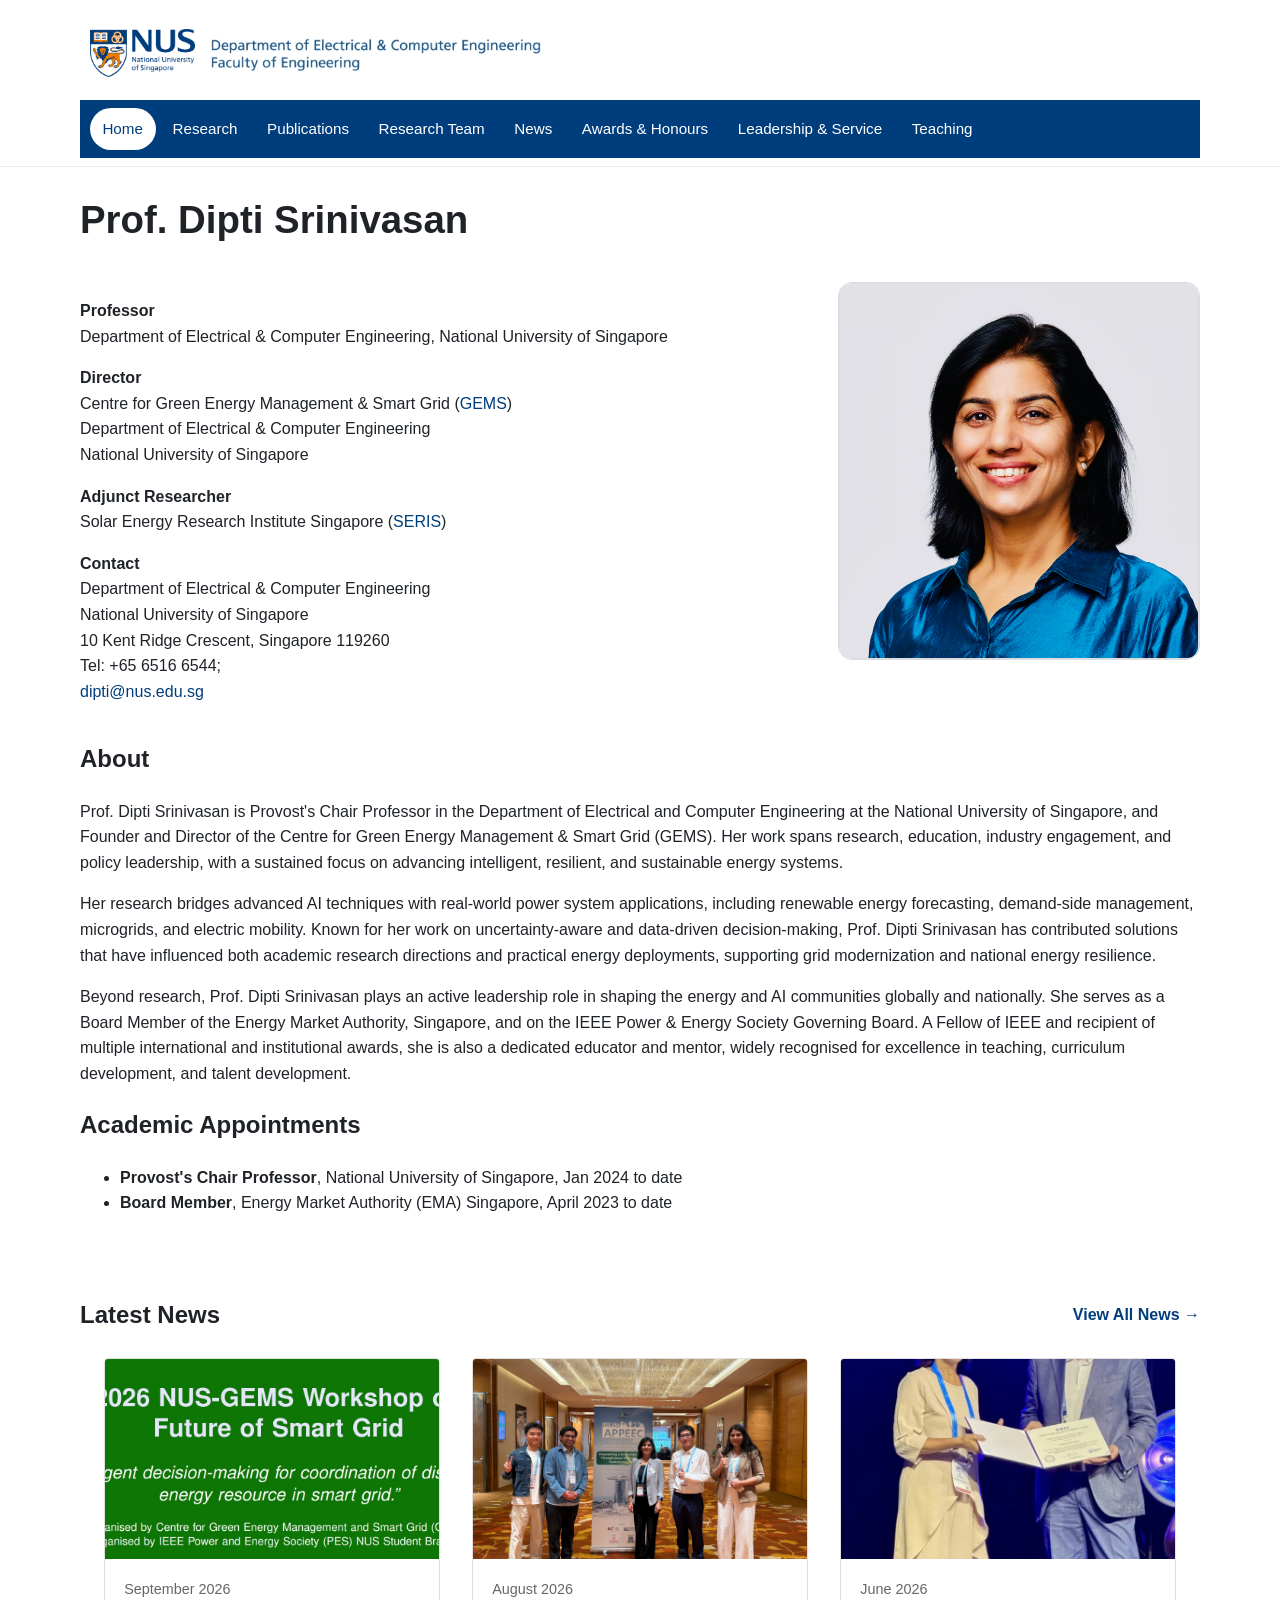
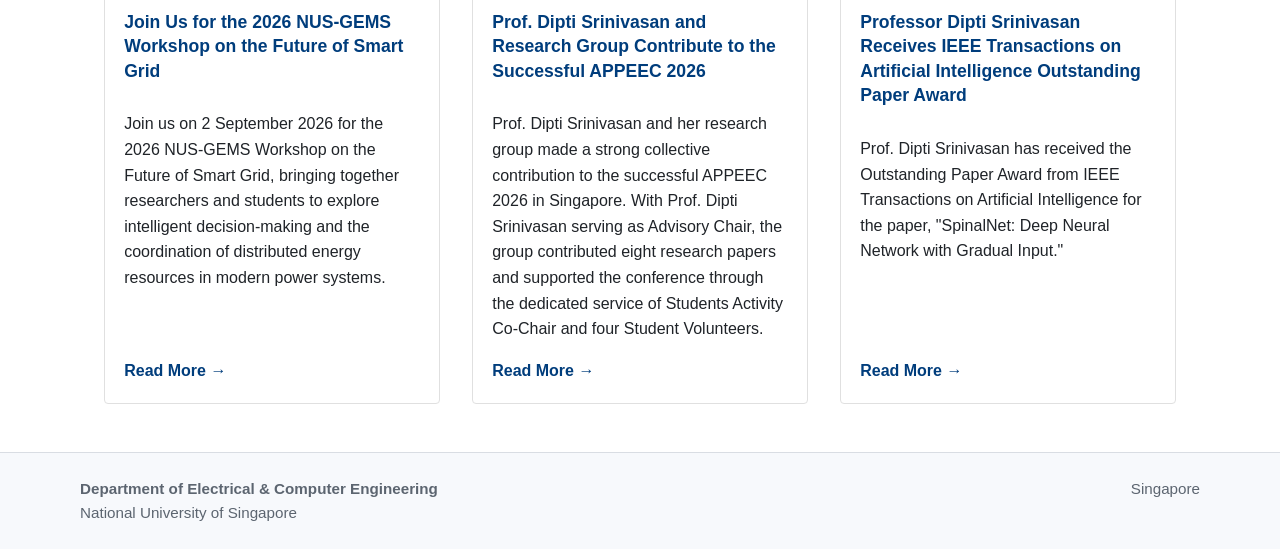
<file: index.html>
<!doctype html>
<html lang="en">
<head>
  <meta charset="utf-8" />
  <meta name="viewport" content="width=device-width, initial-scale=1" />
  <title>Prof. Dipti Srinivasan | National University of Singapore</title>
  <meta name="description" content="Official academic homepage of Prof. Dipti Srinivasan, Provost's Chair Professor at the National University of Singapore, specializing in smart grids, renewable energy systems, AI applications in power systems, and sustainable energy technologies." />
  <meta name="keywords"  content="Dipti Srinivasan, NUS, smart grid, renewable energy, power systems, artificial intelligence, microgrid, energy management">
  <meta name="author" content="Dipti Srinivasan">
  <link rel="canonical" href="https://www.diptilaboratory.com/">
  <link rel="stylesheet" href="css/styles.css" />
  <script defer src="js/main.js"></script>
</head>
<body>
  <header class="site-header">
    <div class="container header-inner">

      <div class="logo-row">
        <a class="logo-link" href="index.html" aria-label="NUS home">
          <img src="assets/logo.png" alt="NUS logo" />
        </a>
        <a class="logo-link sublogo" href="index.html" aria-label="Department home">
          <img src="assets/sublogo1.jpg" alt="Department name logo" />
        </a>
      </div>

      <div class="navbar-row">
        <button class="nav-toggle" aria-expanded="false" aria-controls="site-nav">Menu</button>
        <nav class="site-nav" id="site-nav" aria-label="Primary">
          <ul>
            <li><a href="index.html">Home</a></li>
            <li><a href="research.html">Research</a></li>
            <li><a href="publications.html">Publications</a></li>
            <li><a href="team.html">Research Team</a></li>
            <li><a href="news.html">News</a></li>
            <li><a href="awards.html">Awards &amp; Honours</a></li>
            <li><a href="service.html">Leadership &amp; Service</a></li>
            <li><a href="courses.html">Teaching</a></li>
          </ul>
        </nav>
      </div>
    </div>
  </header>
  <main>
    <div class="container">

<!-- 第一部分：信息 + 照片 -->
<section class="hero">
  <h1 class="page-title">Prof. Dipti Srinivasan</h1>
  <!-- 左侧文字 -->
  <div class="info-block">

    <p><strong>Professor</strong><br>
    Department of Electrical &amp; Computer Engineering, National University of Singapore</p>

    <p><strong>Director</strong><br>
    Centre for Green Energy Management &amp; Smart Grid
    (<a href="https://cde.nus.edu.sg/ece/research/research-centers/gems/" target="_blank">GEMS</a>)<br>
    Department of Electrical &amp; Computer Engineering<br>
    National University of Singapore</p>

    <p><strong>Adjunct Researcher</strong><br>
    Solar Energy Research Institute Singapore
    (<a href="http://www.seris.sg/" target="_blank">SERIS</a>)</p>

    <p><strong>Contact</strong><br>
    Department of Electrical &amp; Computer Engineering<br>
    National University of Singapore<br>
    10 Kent Ridge Crescent, Singapore 119260<br>
    Tel: +65 6516 6544;<br>
    <a href="mailto:dipti@nus.edu.sg">dipti@nus.edu.sg</a>
    </p>

  </div>

  <!-- 右侧图片 -->
  <div class="photo-wrap">
    <img src="assets/profile.jpg" alt="Prof. Dipti Srinivasan">
  </div>

</section>

<!-- 🔹 第二部分：About（整行） -->
<section class="about-section">
  <h2>About</h2>
  <p>
    Prof. Dipti Srinivasan is Provost's Chair Professor in the Department of Electrical and Computer Engineering at the National University of Singapore, and Founder and Director of the Centre for Green Energy Management & Smart Grid (GEMS). Her work spans research, education, industry engagement, and policy leadership, with a sustained focus on advancing intelligent, resilient, and sustainable energy systems.
  </p>

  <p>
    Her research bridges advanced AI techniques with real-world power system applications, including renewable energy forecasting, demand-side management, microgrids, and electric mobility. Known for her work on uncertainty-aware and data-driven decision-making, Prof. Dipti Srinivasan has contributed solutions that have influenced both academic research directions and practical energy deployments, supporting grid modernization and national energy resilience.
  </p>

  <p>
    Beyond research, Prof. Dipti Srinivasan plays an active leadership role in shaping the energy and AI communities globally and nationally. She serves as a Board Member of the Energy Market Authority, Singapore, and on the IEEE Power & Energy Society Governing Board. A Fellow of IEEE and recipient of multiple international and institutional awards, she is also a dedicated educator and mentor, widely recognised for excellence in teaching, curriculum development, and talent development.
  </p>

  <h2>Academic Appointments</h2>

  <ul class="member-list">
    <li><strong>Provost's Chair Professor</strong>, National University of Singapore, Jan 2024 to date</li>
    <li><strong>Board Member</strong>, Energy Market Authority (EMA) Singapore, April 2023 to date</li>
    <!-- <li><strong>Professor</strong>, Department of Electrical &amp; Computer Engineering, National University of Singapore, Jun 1995 to 2023</li>
    <li><strong>Visiting Professor</strong>, Department of Electrical Engineering, Indian Institute of Science, Bangalore, India, 1998-1999</li>
    <li><strong>Postdoctoral Researcher</strong>, Computer Science Division, Department of Electrical Engineering, University of California at Berkeley, Berkeley, USA, 1994-1995</li>
    <li><strong>Design Engineer</strong>, Rajasthan State Electricity Board, India, 1986-1989</li> -->
  </ul>

</section>

<!-- 🔹 第三部分：News（整行） -->
<section class="home-news">
  <div class="section-heading">
    <h2>Latest News</h2>
    <a class="view-all-news" href="news.html">View All News →</a>
  </div>

  <div class="home-news-grid">

    <article class="news-card">
      <a href="news/news-2026-01.html">
        <img
          src="assets/news/news_workshop_title.jpg"
          alt="GEMS Workshop Title Image"
        />
      </a>

      <div class="news-card-content">
        <p class="news-date">September 2026</p>

        <h3>
          <a href="news/news-2026-01.html">
            Join Us for the 2026 NUS-GEMS Workshop on the Future of Smart Grid
          </a>
        </h3>

        <p>
          Join us on 2 September 2026 for the 2026 NUS-GEMS Workshop on the Future of Smart Grid, bringing together researchers and students to explore intelligent decision-making and the coordination of distributed energy resources in modern power systems.
        </p>

        <a class="read-more" href="news/news-2026-01.html">
          Read More →
        </a>
      </div>
    </article>


    <article class="news-card">
      <a href="news/news-2026-02.html">
        <img
          src="assets/news/news_APPEEC_small_group.jpg"
          alt="Prof. Dipti's group at the APEEC 2026"
        />
      </a>

      <div class="news-card-content">
        <p class="news-date">August 2026</p>

        <h3>
          <a href="news/news-2026-02.html">
            Prof. Dipti Srinivasan and Research Group Contribute to the Successful APPEEC 2026
          </a>
        </h3>

        <p>
          Prof. Dipti Srinivasan and her research group made a strong collective contribution to the successful APPEEC 2026 in Singapore. With Prof. Dipti Srinivasan serving as Advisory Chair, the group contributed eight research papers and supported the conference through the dedicated service of Students Activity Co-Chair and four Student Volunteers.
        </p>

        <a class="read-more" href="news/news-2026-02.html">
          Read More →
        </a>
      </div>
    </article>


    <article class="news-card">
      <a href="news/news-2026-03.html">
        <img
          src="assets/news/news-03.jpg"
          alt="Prof. Dipti at the WCCI 2026"
        />
      </a>

      <div class="news-card-content">
        <p class="news-date">June 2026</p>

        <h3>
          <a href="news/news-2026-03.html">
            Professor Dipti Srinivasan Receives IEEE Transactions on Artificial Intelligence Outstanding Paper Award
          </a>
        </h3>

        <p>
          Prof. Dipti Srinivasan has received the Outstanding Paper Award from IEEE Transactions on Artificial Intelligence for the paper, "SpinalNet: Deep Neural Network with Gradual Input."
        </p>

        <a class="read-more" href="news/news-2026-03.html">
          Read More →
        </a>
      </div>
    </article>

  </div>
</section>

    </div>
  </main>
  <footer class="site-footer">
    <div class="container footer-grid">
      <div>
        <strong>Department of Electrical &amp; Computer Engineering</strong><br />
        National University of Singapore
      </div>
      <div>
        <div>Singapore</div>
      </div>
    </div>
  </footer>
</body>
</html>
</file>
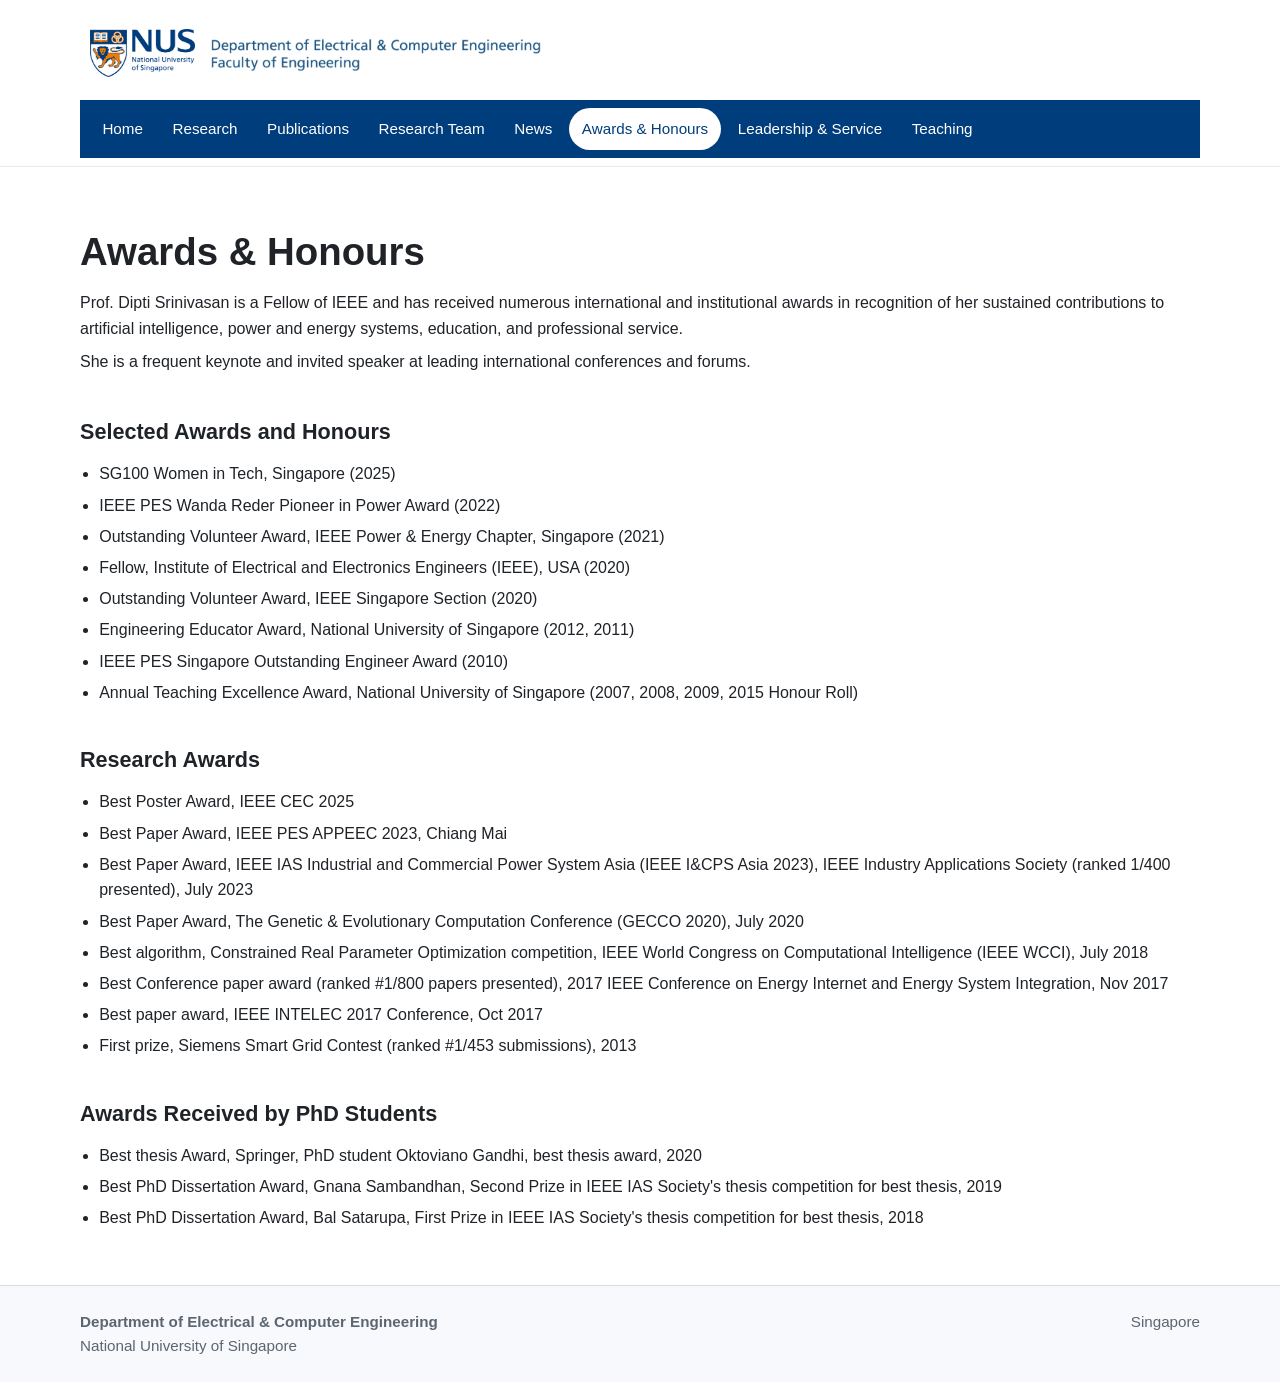
<file: awards.html>
<!doctype html>
<html lang="en">
<head>
  <meta charset="utf-8" />
  <meta name="viewport" content="width=device-width, initial-scale=1" />
  <title>Awards & Honours | Prof. Dipti Srinivasan</title>
  <meta name="description" content="Awards and honours of Prof. Dipti Srinivasan." />
  <link rel="canonical" href="https://www.diptilaboratory.com/awards.html">
  <link rel="stylesheet" href="css/styles.css" />
  <script defer src="js/main.js"></script>
</head>
<body>
  <header class="site-header">
    <div class="container header-inner">
      <div class="logo-row">
        <a class="logo-link" href="index.html" aria-label="NUS home">
          <img src="assets/logo.png" alt="NUS logo" />
        </a>
        <a class="logo-link sublogo" href="index.html" aria-label="Department home">
          <img src="assets/sublogo1.jpg" alt="Department name logo" />
        </a>
      </div>
      <div class="navbar-row">
        <button class="nav-toggle" aria-expanded="false" aria-controls="site-nav">Menu</button>
        <nav class="site-nav" id="site-nav" aria-label="Primary">
          <ul>
            <li><a href="index.html">Home</a></li>
            <li><a href="research.html">Research</a></li>
            <li><a href="publications.html">Publications</a></li>
            <li><a href="team.html">Research Team</a></li>
            <li><a href="news.html">News</a></li>
            <li><a href="awards.html">Awards &amp; Honours</a></li>
            <li><a href="service.html">Leadership &amp; Service</a></li>
            <li><a href="courses.html">Teaching</a></li>
          </ul>
        </nav>
      </div>
    </div>
  </header>
  <main>
    <div class="container">

<section class="section">
  <h1 class="page-title">Awards &amp; Honours</h1>
  <p class="intro">Prof. Dipti Srinivasan is a Fellow of IEEE and has received numerous international and institutional awards in recognition of her sustained contributions to artificial intelligence, power and energy systems, education, and professional service.</p>
  <p class="intro">She is a frequent keynote and invited speaker at leading international conferences and forums.</p>
  <h2  class="section-gap">Selected Awards and Honours</h2>
  <ul class="list-clean">
    <li>SG100 Women in Tech, Singapore (2025)</li>
    <li>IEEE PES Wanda Reder Pioneer in Power Award (2022)</li>
    <li>Outstanding Volunteer Award, IEEE Power & Energy Chapter, Singapore (2021)</li>
    <li>Fellow, Institute of Electrical and Electronics Engineers (IEEE), USA (2020)</li>
    <li>Outstanding Volunteer Award, IEEE Singapore Section (2020)</li>
    <li>Engineering Educator Award, National University of Singapore (2012, 2011)</li>
    <li>IEEE PES Singapore Outstanding Engineer Award (2010)</li>
    <li>Annual Teaching Excellence Award, National University of Singapore (2007, 2008, 2009, 2015 Honour Roll)</li>
  </ul>
  <h2 class="section-gap">Research Awards</h2>
  <ul class="list-clean">
    <li>Best Poster Award, IEEE CEC 2025</li>
    <li>Best Paper Award, IEEE PES APPEEC 2023, Chiang Mai</li>
    <li>Best Paper Award, IEEE IAS Industrial and Commercial Power System Asia (IEEE I&CPS Asia 2023), IEEE Industry Applications Society (ranked 1/400 presented), July 2023</li>
    <li>Best Paper Award, The Genetic & Evolutionary Computation Conference (GECCO 2020), July 2020</li>
    <li>Best algorithm, Constrained Real Parameter Optimization competition, IEEE World Congress on Computational Intelligence (IEEE WCCI), July 2018</li>
    <li>Best Conference paper award (ranked #1/800 papers presented), 2017 IEEE Conference on Energy Internet and Energy System Integration, Nov 2017</li>
    <li>Best paper award, IEEE INTELEC 2017 Conference, Oct 2017</li>
    <li>First prize, Siemens Smart Grid Contest (ranked #1/453 submissions), 2013</li>
  </ul>

  <h2 class="section-gap">Awards Received by PhD Students</h2>
  <ul class="list-clean">
    <li>Best thesis Award, Springer, PhD student Oktoviano Gandhi, best thesis award, 2020</li>
    <li>Best PhD Dissertation Award, Gnana Sambandhan, Second Prize in IEEE IAS Society's thesis competition for best thesis, 2019</li>
    <li>Best PhD Dissertation Award, Bal Satarupa, First Prize in IEEE IAS Society's thesis competition for best thesis, 2018</li>
  </ul>
</section>

    </div>
  </main>
  <footer class="site-footer">
    <div class="container footer-grid">
      <div>
        <strong>Department of Electrical &amp; Computer Engineering</strong><br />
        National University of Singapore
      </div>
      <div>
        <div>Singapore</div>
      </div>
    </div>
  </footer>
</body>
</html>
</file>
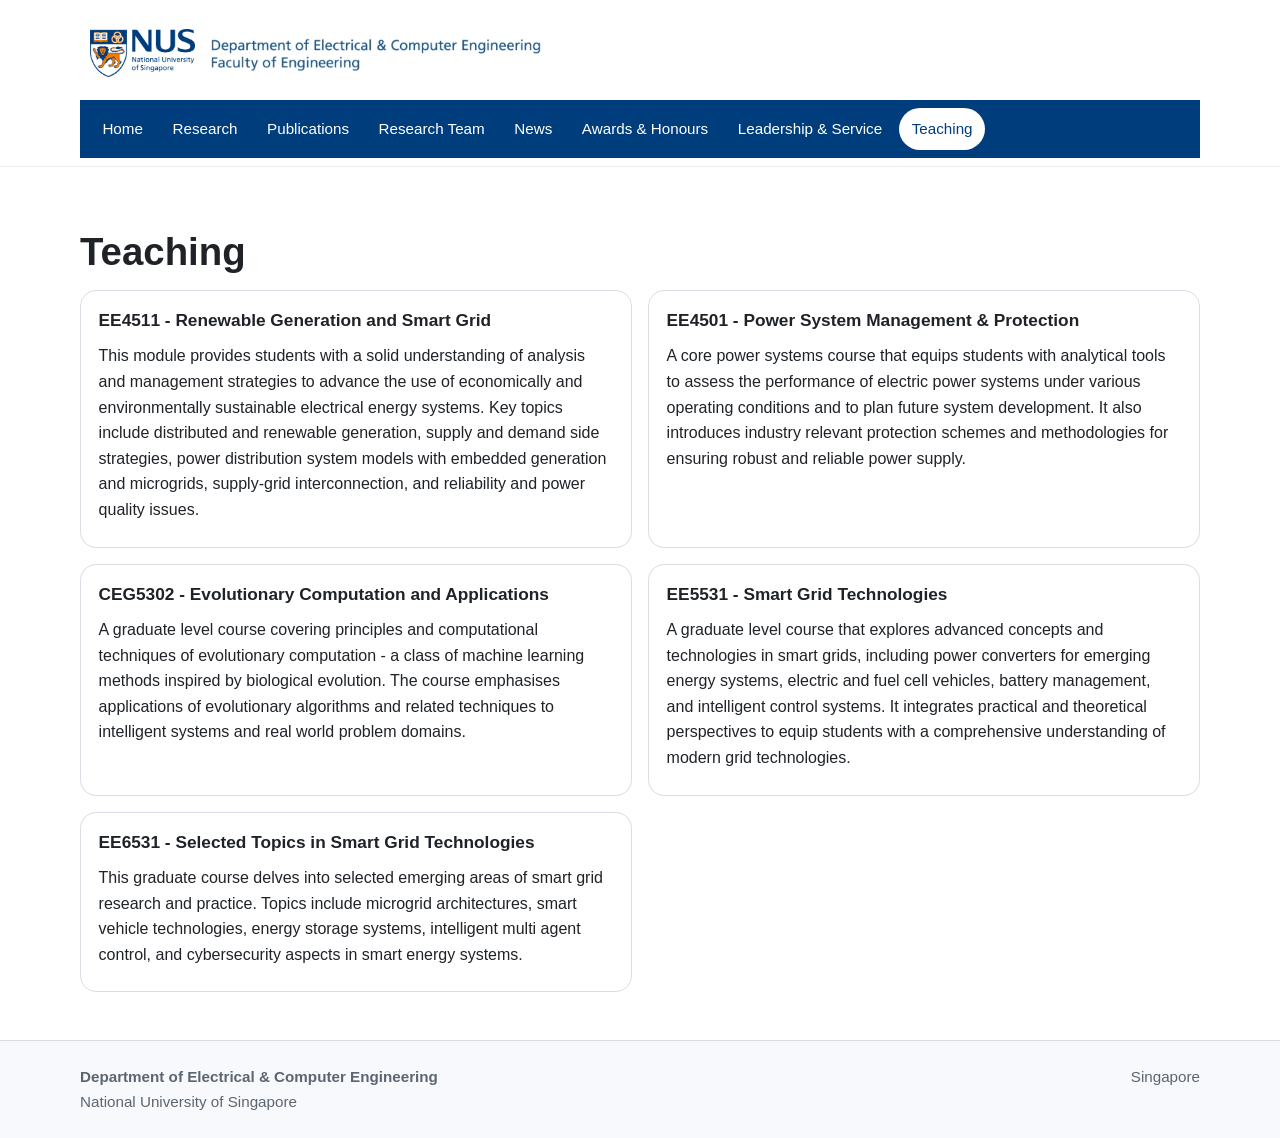
<file: courses.html>
<!doctype html>
<html lang="en">
<head>
  <meta charset="utf-8" />
  <meta name="viewport" content="width=device-width, initial-scale=1" />
  <title>Teaching | Prof. Dipti Srinivasan</title>
  <meta name="description" content="Courses taught by Prof. Dipti Srinivasan." />
  <link rel="canonical" href="https://www.diptilaboratory.com/courses.html">
  <link rel="stylesheet" href="css/styles.css" />
  <script defer src="js/main.js"></script>
</head>
<body>
  <header class="site-header">
    <div class="container header-inner">
      <div class="logo-row">
        <a class="logo-link" href="index.html" aria-label="NUS home">
          <img src="assets/logo.png" alt="NUS logo" />
        </a>
        <a class="logo-link sublogo" href="index.html" aria-label="Department home">
          <img src="assets/sublogo1.jpg" alt="Department name logo" />
        </a>
      </div>
      <div class="navbar-row">
        <button class="nav-toggle" aria-expanded="false" aria-controls="site-nav">Menu</button>
        <nav class="site-nav" id="site-nav" aria-label="Primary">
          <ul>
            <li><a href="index.html">Home</a></li>
            <li><a href="research.html">Research</a></li>
            <li><a href="publications.html">Publications</a></li>
            <li><a href="team.html">Research Team</a></li>
            <li><a href="news.html">News</a></li>
            <li><a href="awards.html">Awards &amp; Honours</a></li>
            <li><a href="service.html">Leadership &amp; Service</a></li>
            <li><a href="courses.html">Teaching</a></li>
          </ul>
        </nav>
      </div>
    </div>
  </header>
  <main>
    <div class="container">

<section class="section">
  <h1 class="page-title">Teaching</h1>
  <div class="grid-2">
    <article class="card"><h3>EE4511 - Renewable Generation and Smart Grid</h3><p>This module provides students with a solid understanding of analysis and management strategies to advance the use of economically and environmentally sustainable electrical energy systems. Key topics include distributed and renewable generation, supply and demand side strategies, power distribution system models with embedded generation and microgrids, supply-grid interconnection, and reliability and power quality issues. </p></article>
    <article class="card"><h3>EE4501 - Power System Management &amp; Protection</h3><p>A core power systems course that equips students with analytical tools to assess the performance of electric power systems under various operating conditions and to plan future system development. It also introduces industry relevant protection schemes and methodologies for ensuring robust and reliable power supply. </p></article>
    <article class="card"><h3>CEG5302 - Evolutionary Computation and Applications</h3><p>A graduate level course covering principles and computational techniques of evolutionary computation - a class of machine learning methods inspired by biological evolution. The course emphasises applications of evolutionary algorithms and related techniques to intelligent systems and real world problem domains.</p></article>
    <article class="card"><h3>EE5531 - Smart Grid Technologies</h3><p>A graduate level course that explores advanced concepts and technologies in smart grids, including power converters for emerging energy systems, electric and fuel cell vehicles, battery management, and intelligent control systems. It integrates practical and theoretical perspectives to equip students with a comprehensive understanding of modern grid technologies. </p></article>
    <article class="card"><h3>EE6531 - Selected Topics in Smart Grid Technologies</h3><p>This graduate course delves into selected emerging areas of smart grid research and practice. Topics include microgrid architectures, smart vehicle technologies, energy storage systems, intelligent multi agent control, and cybersecurity aspects in smart energy systems.</p></article>
  </div>
</section>

    </div>
  </main>
  <footer class="site-footer">
    <div class="container footer-grid">
      <div>
        <strong>Department of Electrical &amp; Computer Engineering</strong><br />
        National University of Singapore
      </div>
      <div>
        <div>Singapore</div>
      </div>
    </div>
  </footer>
</body>
</html>
</file>
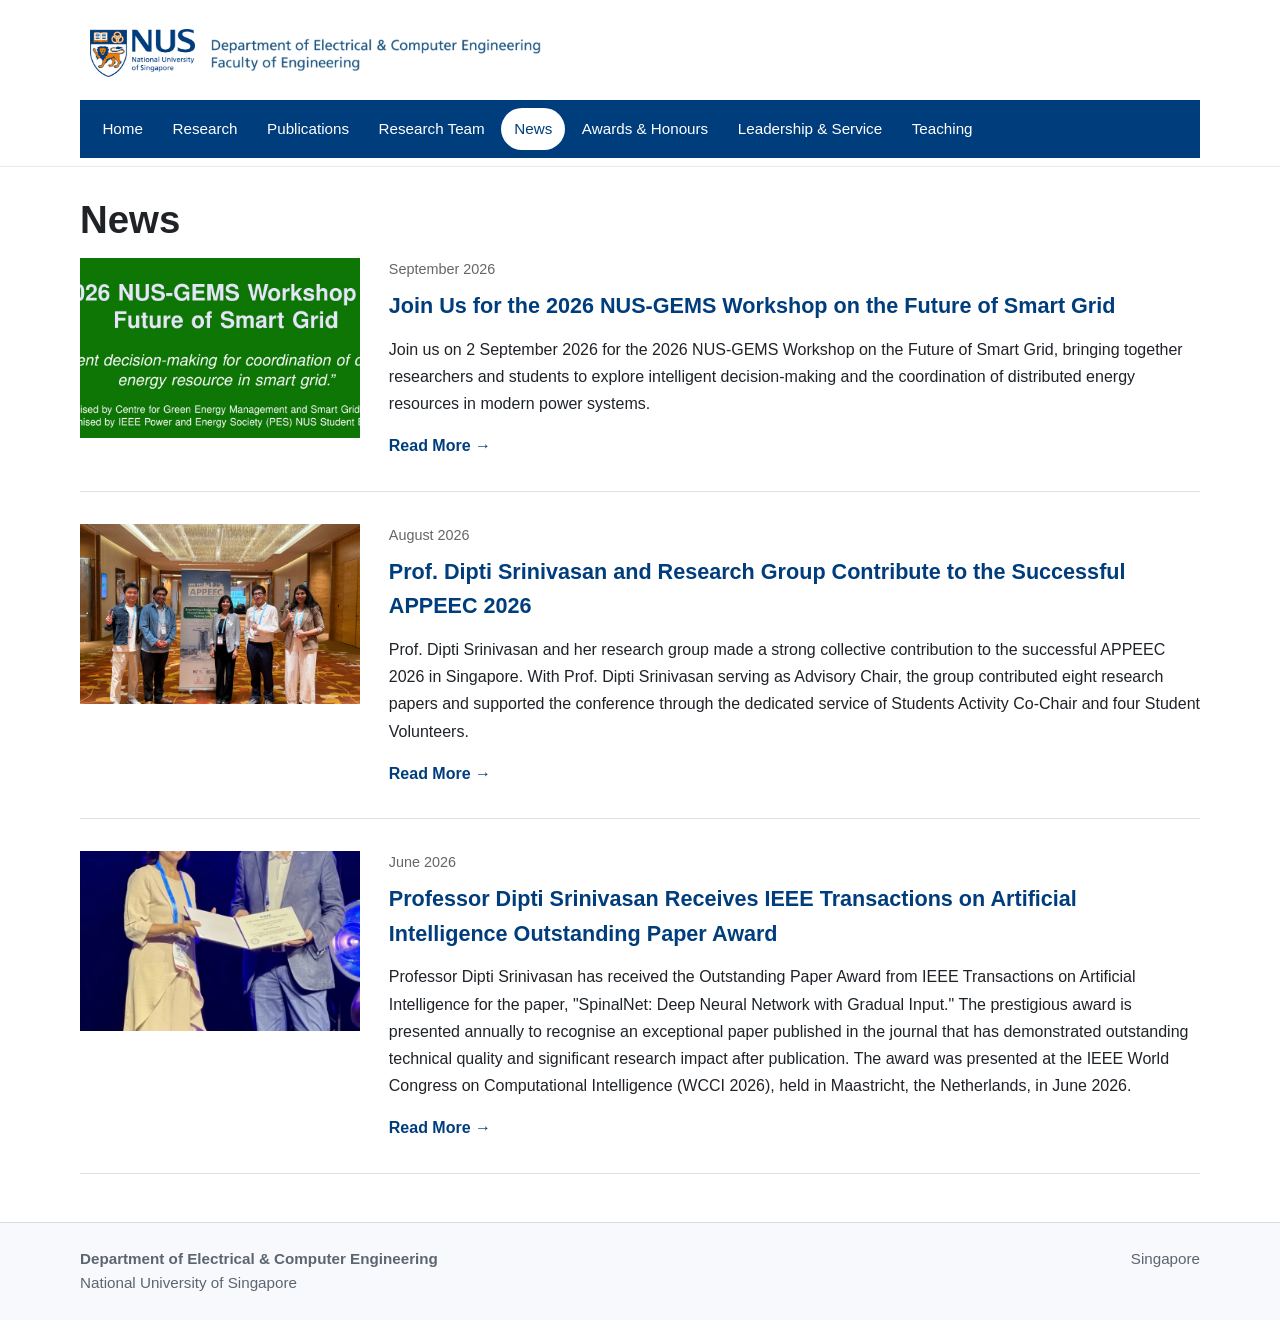
<file: news.html>
<!doctype html>
<html lang="en">
<head>
  <meta charset="utf-8" />
  <meta name="viewport" content="width=device-width, initial-scale=1" />
  <title>Prof. Dipti Srinivasan | National University of Singapore</title>
  <meta name="description" content="Official academic homepage of Prof. Dipti Srinivasan, Provost's Chair Professor at the National University of Singapore, specializing in smart grids, renewable energy systems, AI applications in power systems, and sustainable energy technologies." />
  <meta name="keywords"  content="Dipti Srinivasan, NUS, smart grid, renewable energy, power systems, artificial intelligence, microgrid, energy management">
  <meta name="author" content="Dipti Srinivasan">
  <link rel="canonical" href="https://www.diptilaboratory.com/">
  <link rel="stylesheet" href="css/styles.css" />
  <script defer src="js/main.js"></script>
</head>
<body>
  <header class="site-header">
    <div class="container header-inner">

      <div class="logo-row">
        <a class="logo-link" href="index.html" aria-label="NUS home">
          <img src="assets/logo.png" alt="NUS logo" />
        </a>
        <a class="logo-link sublogo" href="index.html" aria-label="Department home">
          <img src="assets/sublogo1.jpg" alt="Department name logo" />
        </a>
      </div>

      <div class="navbar-row">
        <button class="nav-toggle" aria-expanded="false" aria-controls="site-nav">Menu</button>
        <nav class="site-nav" id="site-nav" aria-label="Primary">
          <ul>
            <li><a href="index.html">Home</a></li>
            <li><a href="research.html">Research</a></li>
            <li><a href="publications.html">Publications</a></li>
            <li><a href="team.html">Research Team</a></li>
            <li><a href="news.html">News</a></li>
            <li><a href="awards.html">Awards &amp; Honours</a></li>
            <li><a href="service.html">Leadership &amp; Service</a></li>
            <li><a href="courses.html">Teaching</a></li>
          </ul>
        </nav>
      </div>
    </div>
  </header>

    <main>
        <div class="container">
<h1 class="page-title">News</h1>

<section class="news-list">

  <!-- News Item 1 -->

  <article class="news-item">

    <a
      class="news-thumbnail"
      href="news/news-2026-01.html"
    >
      <img
        src="assets/news/news_workshop_title.jpg"
        alt="GEMS Workshop Title Image"
      />
    </a>

    <div class="news-info">

      <p class="news-date">
        September 2026
      </p>

      <h2>
        <a href="news/news-2026-01.html">
          Join Us for the 2026 NUS-GEMS Workshop on the Future of Smart Grid
        </a>
      </h2>

      <p>
        Join us on 2 September 2026 for the 2026 NUS-GEMS Workshop on the Future of Smart Grid, bringing together researchers and students to explore intelligent decision-making and the coordination of distributed energy resources in modern power systems.
      </p>

      <a
        class="read-more"
        href="news/news-2026-01.html"
      >
        Read More →
      </a>

    </div>

  </article>


  <!-- News Item 2 -->

  <article class="news-item">

    <a
      class="news-thumbnail"
      href="news/news-2026-02.html"
    >
      <img
        src="assets/news/news_APPEEC_small_group.jpg"
        alt="Prof. Dipti's group at the APEEC 2026"
      />
    </a>

    <div class="news-info">

      <p class="news-date">
        August 2026
      </p>

      <h2>
        <a href="news/news-2026-02.html">
          Prof. Dipti Srinivasan and Research Group Contribute to the Successful APPEEC 2026
        </a>
      </h2>

      <p>
        Prof. Dipti Srinivasan and her research group made a strong collective contribution to the successful APPEEC 2026 in Singapore. With Prof. Dipti Srinivasan serving as Advisory Chair, the group contributed eight research papers and supported the conference through the dedicated service of Students Activity Co-Chair and four Student Volunteers.
      </p>

      <a
        class="read-more"
        href="news/news-2026-02.html"
      >
        Read More →
      </a>

    </div>

  </article>


  <!-- News Item 3 -->

  <article class="news-item">

    <a
      class="news-thumbnail"
      href="news/news-2026-03.html"
    >
      <img
        src="assets/news/news-03.jpg"
        alt="Prof. Dipti at the WCCI 2026"
      />
    </a>

    <div class="news-info">

      <p class="news-date">
        June 2026
      </p>

      <h2>
        <a href="news/news-2026-03.html">
          Professor Dipti Srinivasan Receives IEEE Transactions on Artificial Intelligence Outstanding Paper Award
        </a>
      </h2>

      <p>
        Professor Dipti Srinivasan has received the Outstanding Paper Award from IEEE Transactions on Artificial Intelligence for the paper, "SpinalNet: Deep Neural Network with Gradual Input." The prestigious award is presented annually to recognise an exceptional paper published in the journal that has demonstrated outstanding technical quality and significant research impact after publication. The award was presented at the IEEE World Congress on Computational Intelligence (WCCI 2026), held in Maastricht, the Netherlands, in June 2026.
      </p>

      <a
        class="read-more"
        href="news/news-2026-03.html"
      >
        Read More →
      </a>

    </div>

  </article>

</section>

</div>  
</main>
            
  <footer class="site-footer">
    <div class="container footer-grid">
      <div>
        <strong>Department of Electrical &amp; Computer Engineering</strong><br />
        National University of Singapore
      </div>
      <div>
        <div>Singapore</div>
      </div>
    </div>
  </footer>
</body>
</html>
</file>
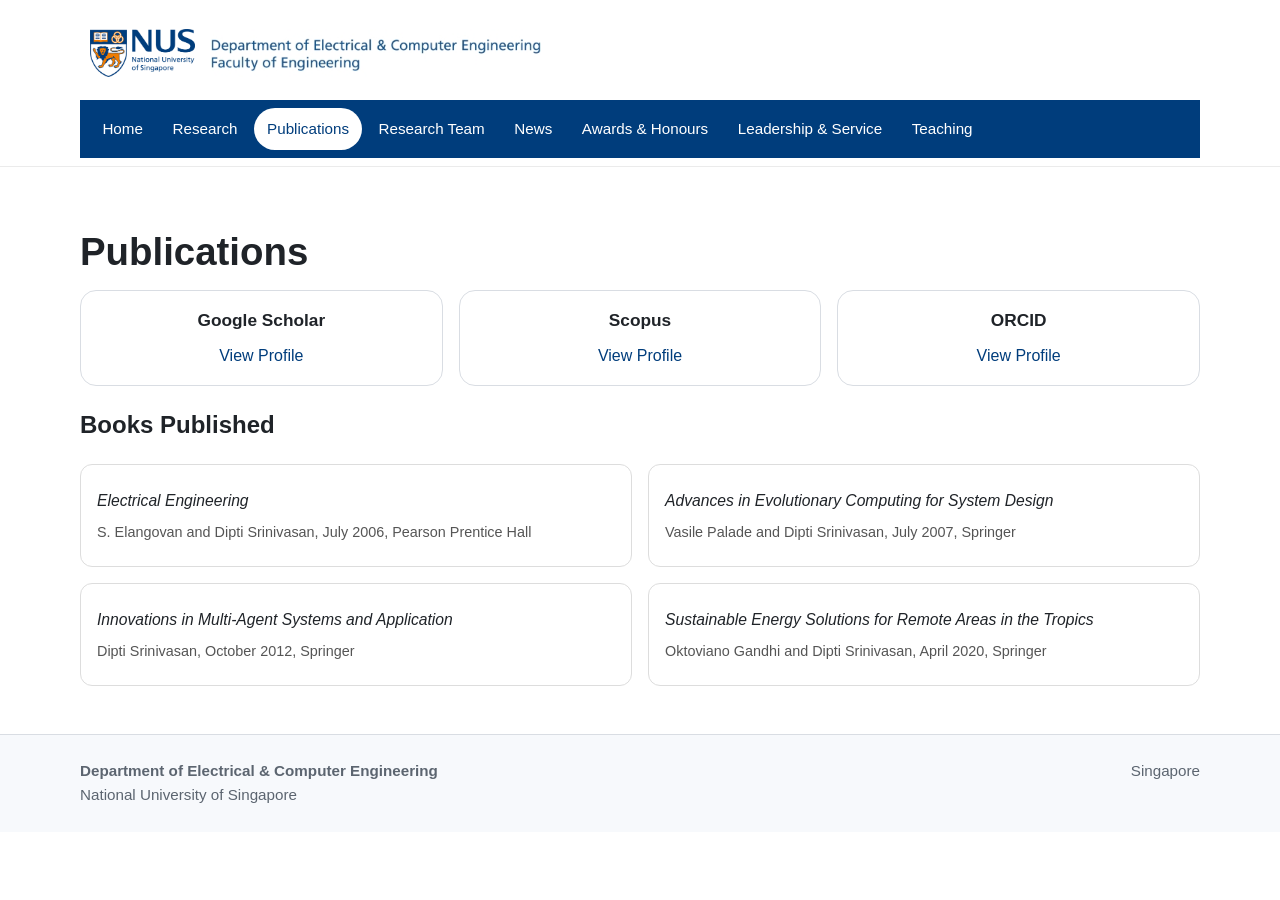
<file: publications.html>
<!doctype html>
<html lang="en">
<head>
  <meta charset="utf-8" />
  <meta name="viewport" content="width=device-width, initial-scale=1" />
  <title>Publications | Prof. Dipti Srinivasan</title>
  <meta name="description" content="Books, scholarly profiles, and research publications of Prof. Dipti Srinivasan." />
  <link rel="canonical" href="https://www.diptilaboratory.com/publications.html">
  <link rel="stylesheet" href="css/styles.css" />
  <script defer src="js/main.js"></script>
</head>
<body>
  <header class="site-header">
    <div class="container header-inner">
      <div class="logo-row">
        <a class="logo-link" href="index.html" aria-label="NUS home">
          <img src="assets/logo.png" alt="NUS logo" />
        </a>
        <a class="logo-link sublogo" href="index.html" aria-label="Department home">
          <img src="assets/sublogo1.jpg" alt="Department name logo" />
        </a>
      </div>
      <div class="navbar-row">
        <button class="nav-toggle" aria-expanded="false" aria-controls="site-nav">Menu</button>
        <nav class="site-nav" id="site-nav" aria-label="Primary">
          <ul>
            <li><a href="index.html">Home</a></li>
            <li><a href="research.html">Research</a></li>
            <li><a href="publications.html">Publications</a></li>
            <li><a href="team.html">Research Team</a></li>
            <li><a href="news.html">News</a></li>
            <li><a href="awards.html">Awards &amp; Honours</a></li>
            <li><a href="service.html">Leadership &amp; Service</a></li>
            <li><a href="courses.html">Teaching</a></li>
          </ul>
        </nav>
      </div>
    </div>
  </header>
  <main>
    <div class="container">

<section class="section">
  <h1 class="page-title">Publications</h1>
  <div class="pub-links">

    <article class="card small-card">
      <h3>Google Scholar</h3>
      <a href="https://scholar.google.com.sg/citations?user=eiJgCRAAAAAJ&hl=en" target="_blank" rel="noopener">View Profile</a>
    </article>

    <article class="card small-card">
      <h3>Scopus</h3>
      <a href="https://www.scopus.com/authid/detail.uri?authorId=7006684979" target="_blank" rel="noopener">View Profile</a>
    </article>

    <article class="card small-card">
      <h3>ORCID</h3>
      <a href="https://orcid.org/0000-0003-4877-3478" target="_blank" rel="noopener">View Profile</a>
    </article>

  </div>
  
  <h1>Books Published</h1>

  <div class="books-grid">

    <article class="book-card">
      <p class="book-title"><em>Electrical Engineering</em></p>
      <p class="book-meta">S. Elangovan and Dipti Srinivasan, July 2006, Pearson Prentice Hall</p>
    </article>

    <article class="book-card">
      <p class="book-title"><em>Advances in Evolutionary Computing for System Design</em></p>
      <p class="book-meta">Vasile Palade and Dipti Srinivasan, July 2007, Springer</p>
    </article>

    <article class="book-card">
      <p class="book-title"><em>Innovations in Multi-Agent Systems and Application</em></p>
      <p class="book-meta">Dipti Srinivasan, October 2012, Springer</p>
    </article>

    <article class="book-card">
      <p class="book-title"><em>Sustainable Energy Solutions for Remote Areas in the Tropics</em></p>
      <p class="book-meta">Oktoviano Gandhi and Dipti Srinivasan, April 2020, Springer</p>
    </article>

  </div>
</section>

    </div>
  </main>
  <footer class="site-footer">
    <div class="container footer-grid">
      <div>
        <strong>Department of Electrical &amp; Computer Engineering</strong><br />
        National University of Singapore
      </div>
      <div>
        <div>Singapore</div>
      </div>
    </div>
  </footer>
</body>
</html>
</file>
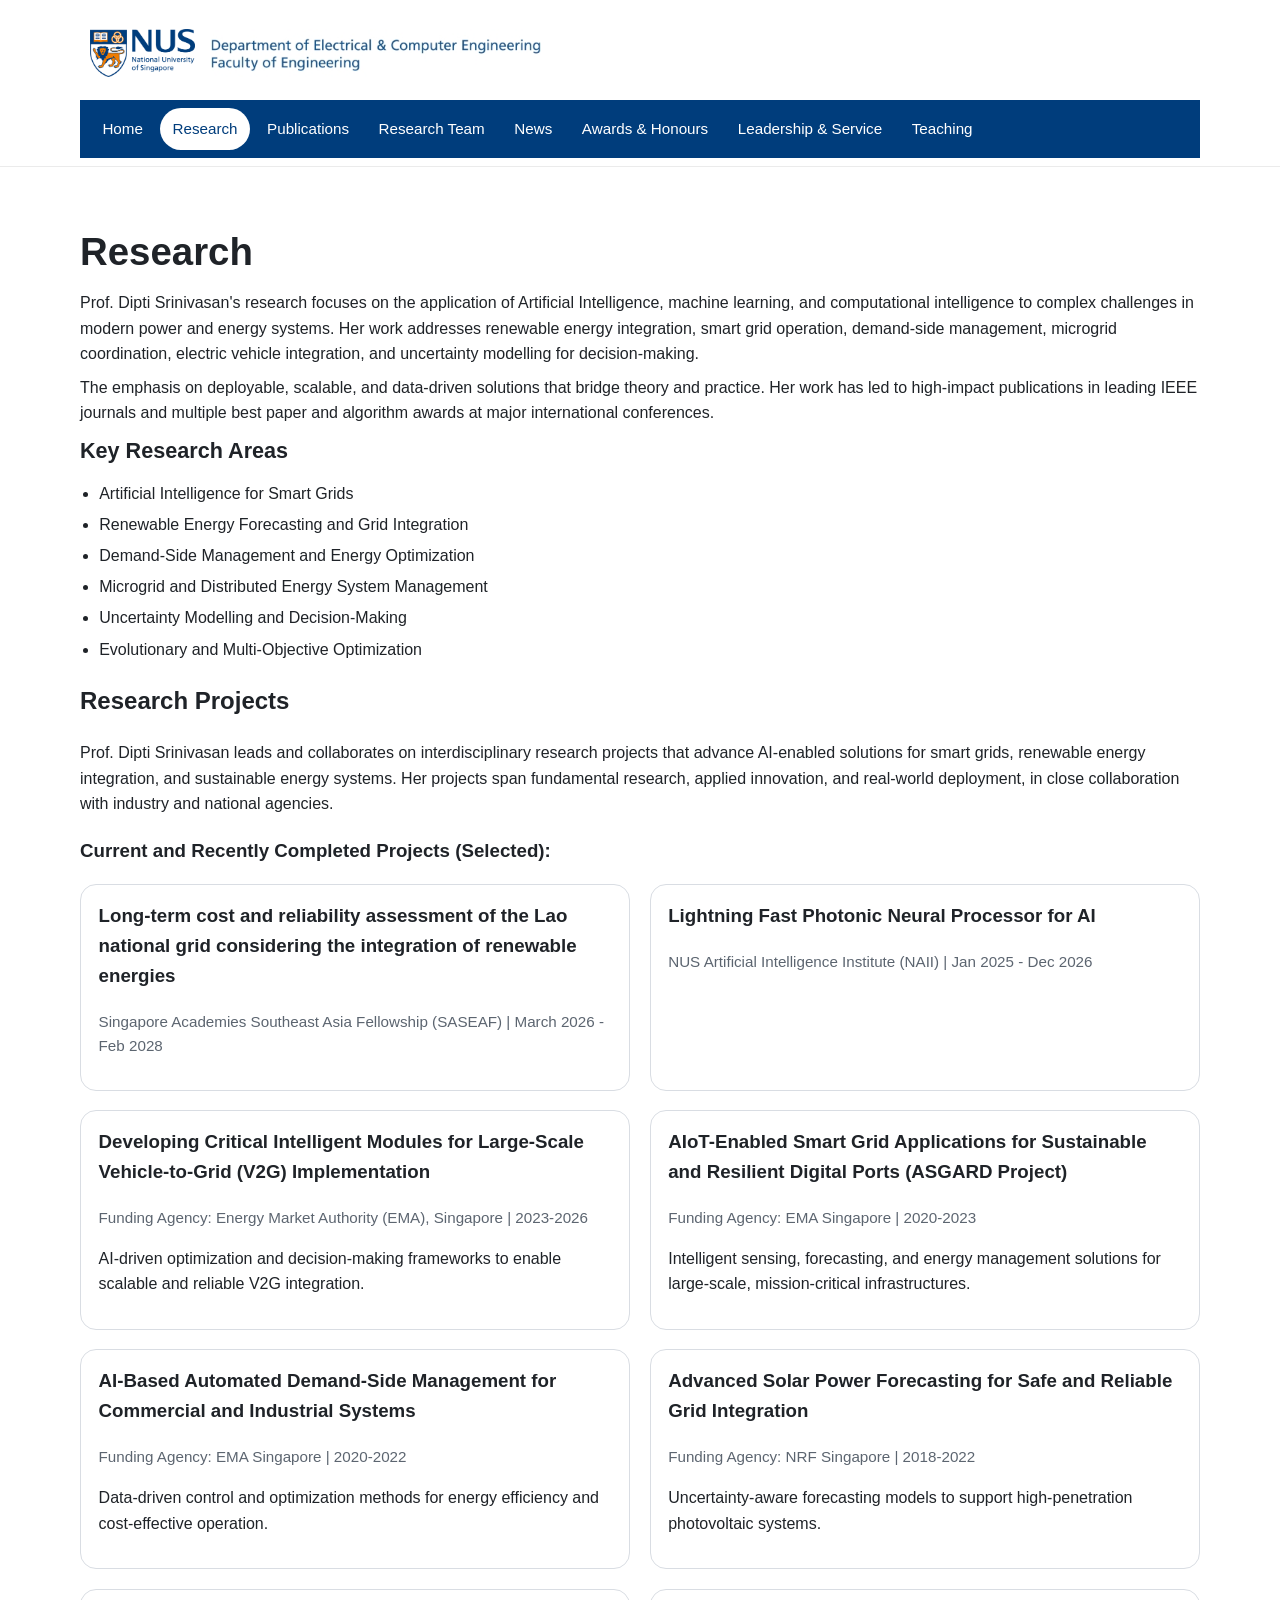
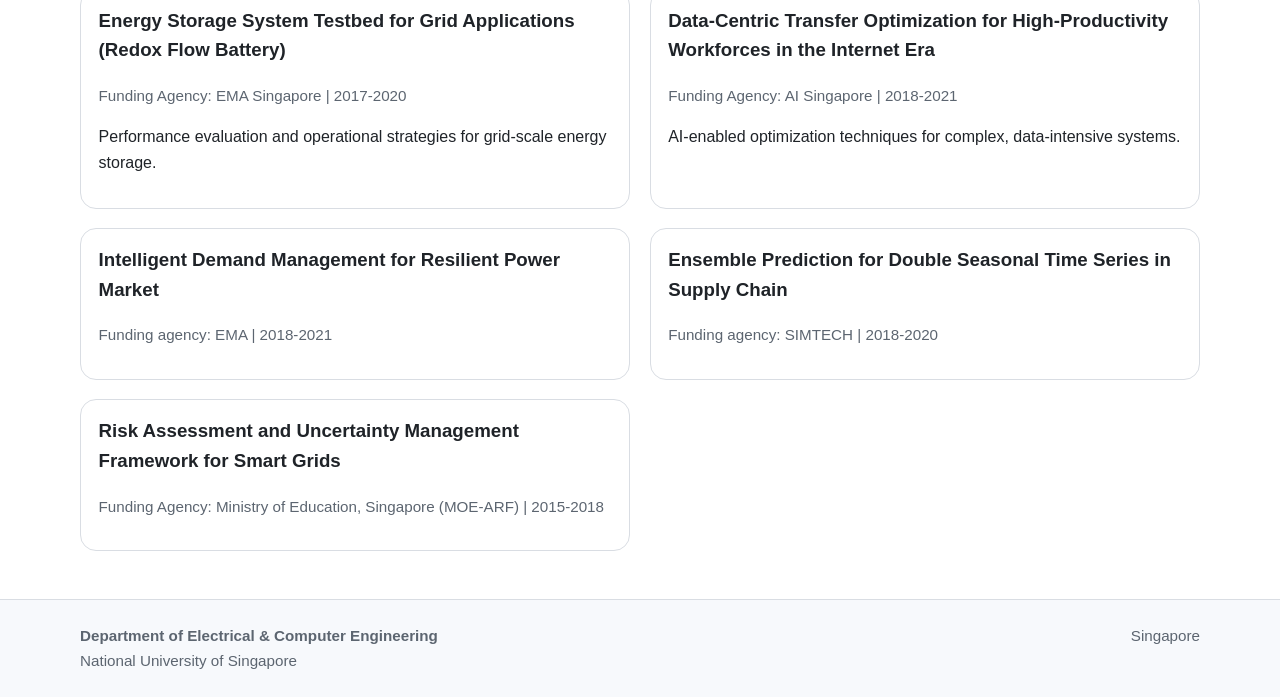
<file: research.html>
<!doctype html>
<html lang="en">
<head>
  <meta charset="utf-8" />
  <meta name="viewport" content="width=device-width, initial-scale=1" />
  <title>Research | Prof. Dipti Srinivasan</title>
  <meta name="description" content="Research areas and projects of Prof. Dipti Srinivasan in smart grids, renewable energy systems, AI-driven power systems, energy management, and intelligent optimization." />
  <link rel="canonical" href="https://www.diptilaboratory.com/research.html">
  <link rel="stylesheet" href="css/styles.css" />
  <script defer src="js/main.js"></script>
</head>
<body>
  <header class="site-header">
    <div class="container header-inner">
      <div class="logo-row">
        <a class="logo-link" href="index.html" aria-label="NUS home">
          <img src="assets/logo.png" alt="NUS logo" />
        </a>
        <a class="logo-link sublogo" href="index.html" aria-label="Department home">
          <img src="assets/sublogo1.jpg" alt="Department name logo" />
        </a>
      </div>
      <div class="navbar-row">
        <button class="nav-toggle" aria-expanded="false" aria-controls="site-nav">Menu</button>
        <nav class="site-nav" id="site-nav" aria-label="Primary">
          <ul>
            <li><a href="index.html">Home</a></li>
            <li><a href="research.html">Research</a></li>
            <li><a href="publications.html">Publications</a></li>
            <li><a href="team.html">Research Team</a></li>
            <li><a href="news.html">News</a></li>
            <li><a href="awards.html">Awards &amp; Honours</a></li>
            <li><a href="service.html">Leadership &amp; Service</a></li>
            <li><a href="courses.html">Teaching</a></li>
          </ul>
        </nav>
      </div>
    </div>
  </header>
  <main>
    <div class="container">

<section class="section">
  <h1 class="page-title">Research</h1>
  <p>Prof. Dipti Srinivasan's research focuses on the application of Artificial Intelligence, machine learning, and computational intelligence to complex challenges in modern power and energy systems. Her work addresses renewable energy integration, smart grid operation, demand-side management, microgrid coordination, electric vehicle integration, and uncertainty modelling for decision-making.</p>

  <p>The emphasis on deployable, scalable, and data-driven solutions that bridge theory and practice. Her work has led to high-impact publications in leading IEEE journals and multiple best paper and algorithm awards at major international conferences.</p>

  <h2>Key Research Areas</h2>
  <ul class="list-clean">
    <li>Artificial Intelligence for Smart Grids</li>
    <li>Renewable Energy Forecasting and Grid Integration</li>
    <li>Demand-Side Management and Energy Optimization</li>
    <li>Microgrid and Distributed Energy System Management</li>
    <li>Uncertainty Modelling and Decision-Making</li>
    <li>Evolutionary and Multi-Objective Optimization</li>
  </ul>
</section>

<h2>Research Projects</h2>
<p>Prof. Dipti Srinivasan leads and collaborates on interdisciplinary research projects that advance AI-enabled solutions for smart grids, renewable energy integration, and sustainable energy systems. Her projects span fundamental research, applied innovation, and real-world deployment, in close collaboration with industry and national agencies.</p>
<h3>Current and Recently Completed Projects (Selected):</h3>

<div class="project-grid">

  <article class="card">
    <h3>Long-term cost and reliability assessment of the Lao national grid considering the integration of renewable energies</h3>
    <p class="meta">Singapore Academies Southeast Asia Fellowship (SASEAF) | March 2026 - Feb 2028</p>
  </article>

  <article class="card">
    <h3>Lightning Fast Photonic Neural Processor for AI</h3>
    <p class="meta">NUS Artificial Intelligence Institute (NAII) | Jan 2025 - Dec 2026</p>
  </article>

  <article class="card">
    <h3>Developing Critical Intelligent Modules for Large-Scale Vehicle-to-Grid (V2G) Implementation</h3>
    <p class="meta">Funding Agency: Energy Market Authority (EMA), Singapore | 2023-2026</p>
    <p>AI-driven optimization and decision-making frameworks to enable scalable and reliable V2G integration.</p>
  </article>

  <article class="card">
    <h3>AIoT-Enabled Smart Grid Applications for Sustainable and Resilient Digital Ports (ASGARD Project)</h3>
    <p class="meta">Funding Agency: EMA Singapore | 2020-2023</p>
    <p>Intelligent sensing, forecasting, and energy management solutions for large-scale, mission-critical infrastructures.</p>
  </article>

  <article class="card">
    <h3>AI-Based Automated Demand-Side Management for Commercial and Industrial Systems</h3>
    <p class="meta">Funding Agency: EMA Singapore | 2020-2022</p>
    <p>Data-driven control and optimization methods for energy efficiency and cost-effective operation.</p>
  </article>

  <article class="card">
    <h3>Advanced Solar Power Forecasting for Safe and Reliable Grid Integration</h3>
    <p class="meta">Funding Agency: NRF Singapore | 2018-2022</p>
    <p>Uncertainty-aware forecasting models to support high-penetration photovoltaic systems.</p>
  </article>

  <article class="card">
    <h3>Energy Storage System Testbed for Grid Applications (Redox Flow Battery)</h3>
    <p class="meta">Funding Agency: EMA Singapore | 2017-2020</p>
    <p>Performance evaluation and operational strategies for grid-scale energy storage.</p>
  </article>

  <article class="card">
    <h3>Data-Centric Transfer Optimization for High-Productivity Workforces in the Internet Era</h3>
    <p class="meta">Funding Agency: AI Singapore | 2018-2021</p>
    <p>AI-enabled optimization techniques for complex, data-intensive systems.</p>
  </article>

  <article class="card">
    <h3>Intelligent Demand Management for Resilient Power Market</h3>
    <p class="meta">Funding agency: EMA | 2018-2021</p>
  </article>

  <article class="card">
    <h3>Ensemble Prediction for Double Seasonal Time Series in Supply Chain</h3>
    <p class="meta">Funding agency: SIMTECH | 2018-2020</p>
  </article>

  <article class="card">
    <h3>Risk Assessment and Uncertainty Management Framework for Smart Grids</h3>
    <p class="meta">Funding Agency: Ministry of Education, Singapore (MOE-ARF) | 2015-2018</p>
  </article>
  
</div>

    </div>
  </main>
  <footer class="site-footer">
    <div class="container footer-grid">
      <div>
        <strong>Department of Electrical &amp; Computer Engineering</strong><br />
        National University of Singapore
      </div>
      <div>
        <div>Singapore</div>
      </div>
    </div>
  </footer>
</body>
</html>
</file>
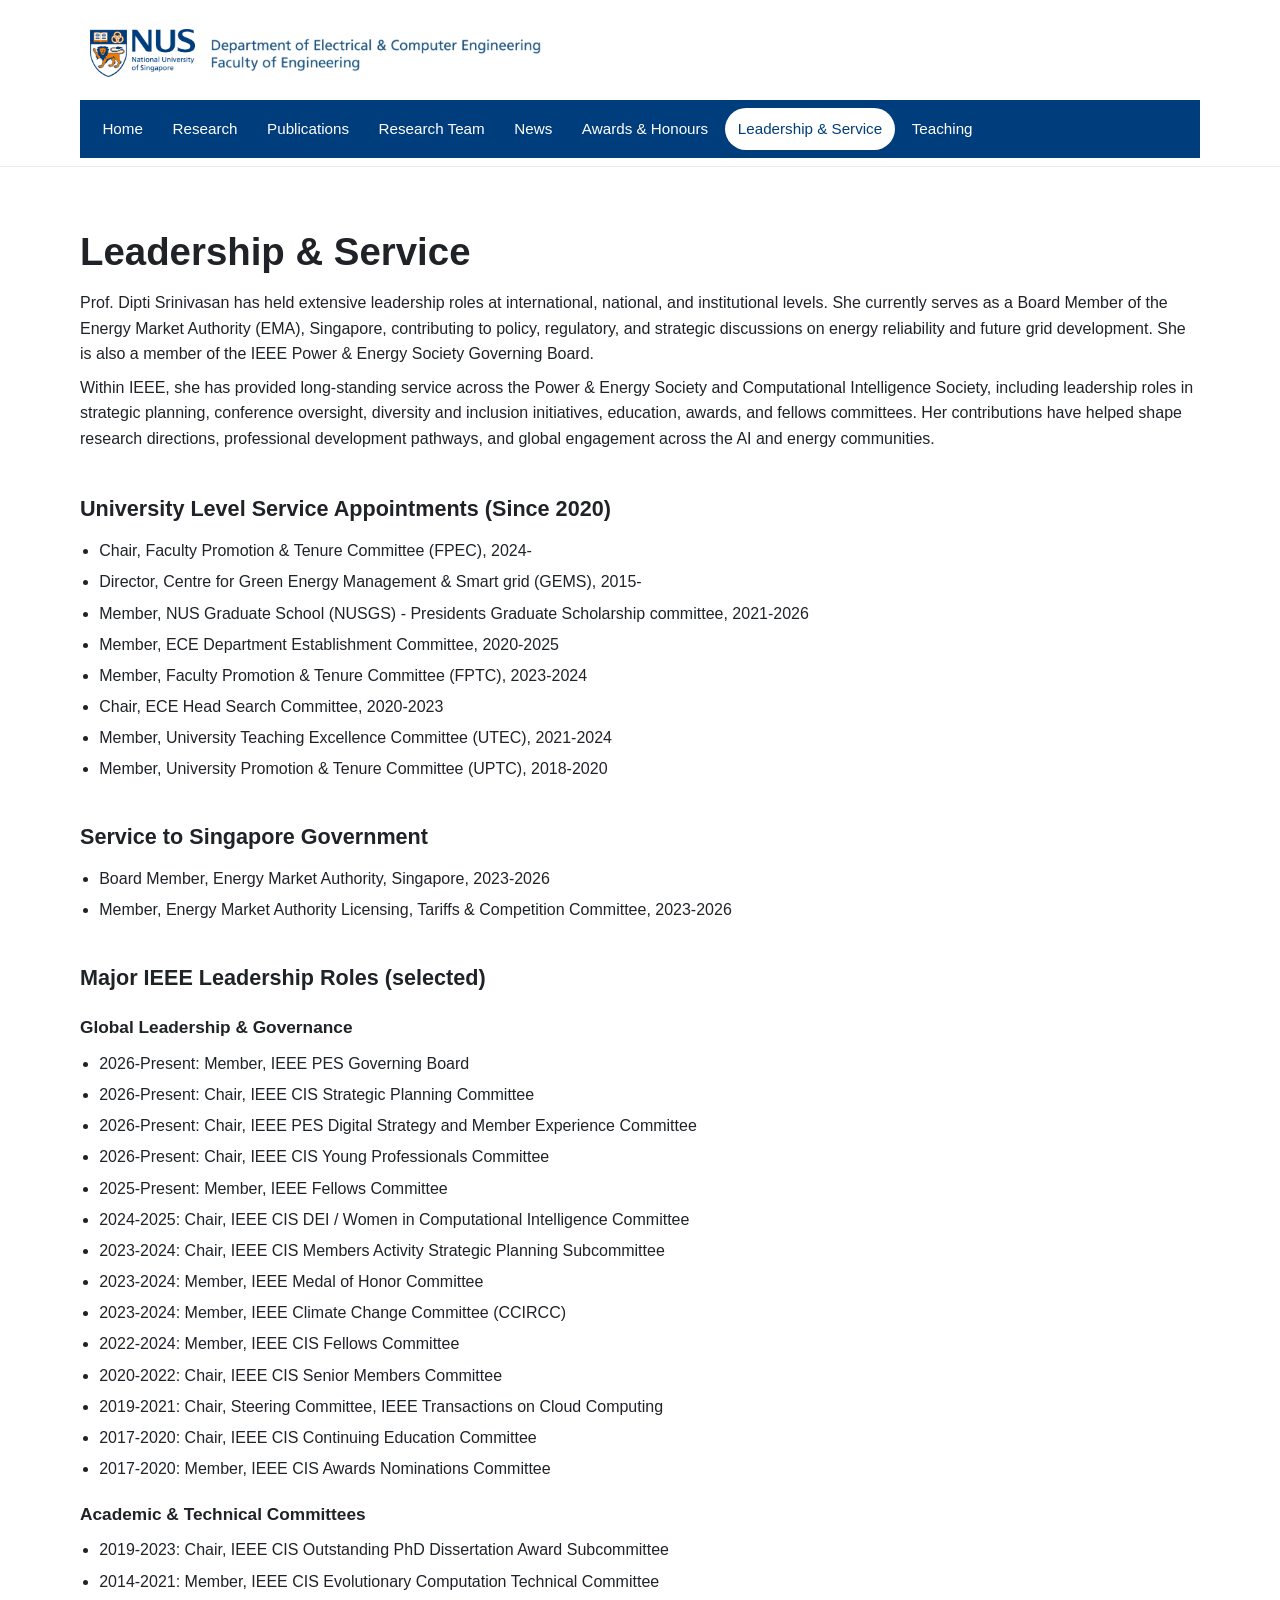
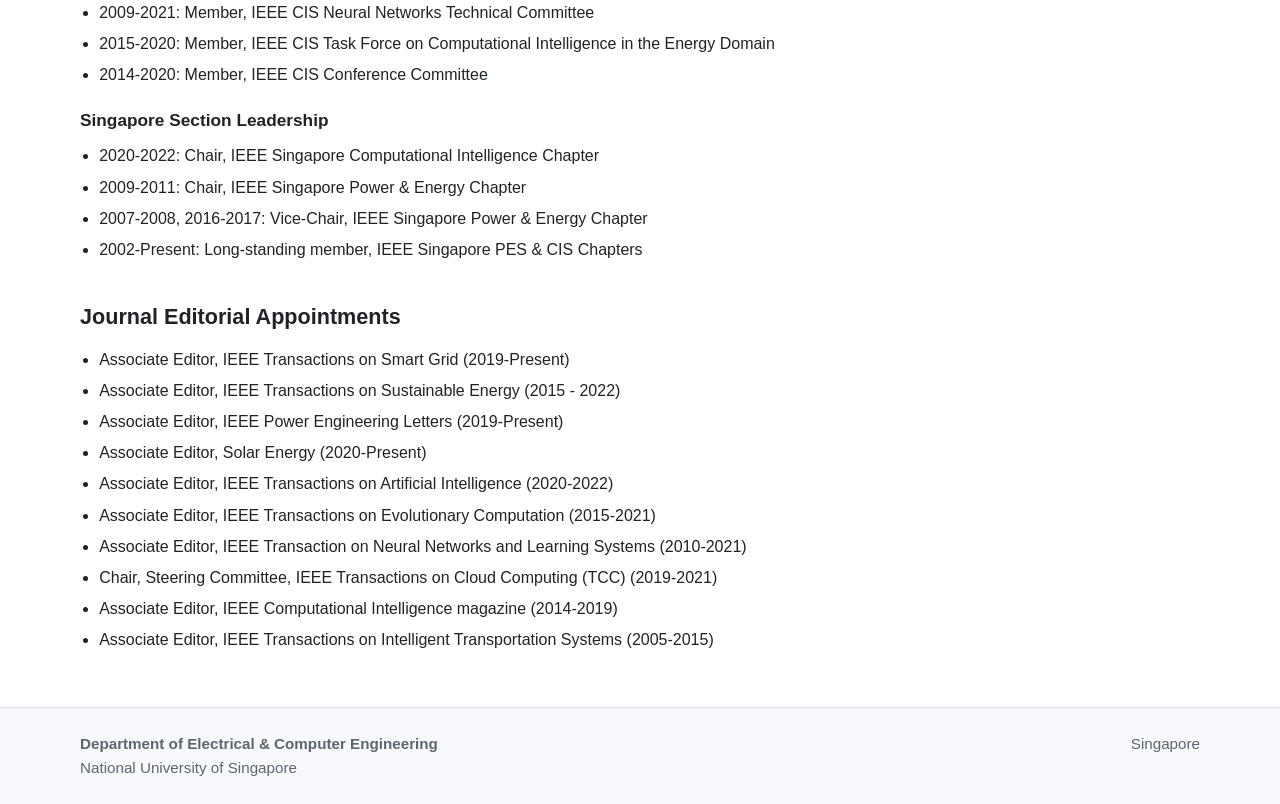
<file: service.html>
<!doctype html>
<html lang="en">
<head>
  <meta charset="utf-8" />
  <meta name="viewport" content="width=device-width, initial-scale=1" />
  <title>Leadership & Service | Prof. Dipti Srinivasan</title>
  <meta name="description" content="Leadership and service contributions of Prof. Dipti Srinivasan." />
  <link rel="canonical" href="https://www.diptilaboratory.com/service.html">
  <link rel="stylesheet" href="css/styles.css" />
  <script defer src="js/main.js"></script>
</head>
<body>
  <header class="site-header">
    <div class="container header-inner">
      <div class="logo-row">
        <a class="logo-link" href="index.html" aria-label="NUS home">
          <img src="assets/logo.png" alt="NUS logo" />
        </a>
        <a class="logo-link sublogo" href="index.html" aria-label="Department home">
          <img src="assets/sublogo1.jpg" alt="Department name logo" />
        </a>
      </div>
      <div class="navbar-row">
        <button class="nav-toggle" aria-expanded="false" aria-controls="site-nav">Menu</button>
        <nav class="site-nav" id="site-nav" aria-label="Primary">
          <ul>
            <li><a href="index.html">Home</a></li>
            <li><a href="research.html">Research</a></li>
            <li><a href="publications.html">Publications</a></li>
            <li><a href="team.html">Research Team</a></li>
            <li><a href="news.html">News</a></li>
            <li><a href="awards.html">Awards &amp; Honours</a></li>
            <li><a href="service.html">Leadership &amp; Service</a></li>
            <li><a href="courses.html">Teaching</a></li>
          </ul>
        </nav>
      </div>
    </div>
  </header>
  <main>
    <div class="container">

<section class="section">
  <h1 class="page-title">Leadership &amp; Service</h1>
  <p class="intro">Prof. Dipti Srinivasan has held extensive leadership roles at international, national, and institutional levels. She currently serves as a Board Member of the Energy Market Authority (EMA), Singapore, contributing to policy, regulatory, and strategic discussions on energy reliability and future grid development. She is also a member of the IEEE Power & Energy Society Governing Board.</p>
  <p class="intro">Within IEEE, she has provided long-standing service across the Power & Energy Society and Computational Intelligence Society, including leadership roles in strategic planning, conference oversight, diversity and inclusion initiatives, education, awards, and fellows committees. Her contributions have helped shape research directions, professional development pathways, and global engagement across the AI and energy communities.</p>
  <h2 class="section-gap">University Level Service Appointments (Since 2020)</h2>
  <ul class="list-clean">
    <li>Chair, Faculty Promotion & Tenure Committee (FPEC), 2024-</li>
    <li>Director, Centre for Green Energy Management & Smart grid (GEMS), 2015-</li>
    <li>Member, NUS Graduate School (NUSGS) - Presidents Graduate Scholarship committee, 2021-2026</li>
    <li>Member, ECE Department Establishment Committee, 2020-2025</li>
    <li>Member, Faculty Promotion & Tenure Committee (FPTC), 2023-2024</li>
    <li>Chair, ECE Head Search Committee, 2020-2023</li>
    <li>Member, University Teaching Excellence Committee (UTEC), 2021-2024</li>
    <li>Member, University Promotion & Tenure Committee (UPTC), 2018-2020</li>
  </ul>
  <h2 class="section-gap">Service to Singapore Government</h2>
  <ul class="list-clean">
    <li>Board Member, Energy Market Authority, Singapore, 2023-2026</li>
    <li>Member, Energy Market Authority Licensing, Tariffs & Competition Committee, 2023-2026</li>
  </ul>
  <h2 class="section-gap">Major IEEE Leadership Roles (selected)</h2>
  <h3>Global Leadership & Governance</h3>
  <ul class="list-clean">
    <li>2026-Present: Member, IEEE PES Governing Board</li>
    <li>2026-Present: Chair, IEEE CIS Strategic Planning Committee</li>
    <li>2026-Present: Chair, IEEE PES Digital Strategy and Member Experience Committee</li>
    <li>2026-Present: Chair, IEEE CIS Young Professionals Committee</li>
    <li>2025-Present: Member, IEEE Fellows Committee</li>
    <li>2024-2025: Chair, IEEE CIS DEI / Women in Computational Intelligence Committee</li>
    <li>2023-2024: Chair, IEEE CIS Members Activity Strategic Planning Subcommittee</li>
    <li>2023-2024: Member, IEEE Medal of Honor Committee</li>
    <li>2023-2024: Member, IEEE Climate Change Committee (CCIRCC)</li>
    <li>2022-2024: Member, IEEE CIS Fellows Committee</li>
    <li>2020-2022: Chair, IEEE CIS Senior Members Committee</li>
    <li>2019-2021: Chair, Steering Committee, IEEE Transactions on Cloud Computing</li>
    <li>2017-2020: Chair, IEEE CIS Continuing Education Committee</li>
    <li>2017-2020: Member, IEEE CIS Awards Nominations Committee</li>
  </ul>
  <h3>Academic & Technical Committees</h3>
  <ul class="list-clean">
    <li>2019-2023: Chair, IEEE CIS Outstanding PhD Dissertation Award Subcommittee</li>
    <li>2014-2021: Member, IEEE CIS Evolutionary Computation Technical Committee</li>
    <li>2009-2021: Member, IEEE CIS Neural Networks Technical Committee</li>
    <li>2015-2020: Member, IEEE CIS Task Force on Computational Intelligence in the Energy Domain</li>
    <li>2014-2020: Member, IEEE CIS Conference Committee</li>
  </ul>
  <h3>Singapore Section Leadership</h3>
  <ul class="list-clean">
    <li>2020-2022: Chair, IEEE Singapore Computational Intelligence Chapter</li>
    <li>2009-2011: Chair, IEEE Singapore Power & Energy Chapter</li>
    <li>2007-2008, 2016-2017: Vice-Chair, IEEE Singapore Power & Energy Chapter</li>
    <li>2002-Present: Long-standing member, IEEE Singapore PES & CIS Chapters</li>
  </ul>

  <h2 class="section-gap">Journal Editorial Appointments</h2>
  <ul class="list-clean">
    <li>Associate Editor, IEEE Transactions on Smart Grid (2019-Present)</li>
    <li>Associate Editor, IEEE Transactions on Sustainable Energy (2015 - 2022)</li>
    <li>Associate Editor, IEEE Power Engineering Letters (2019-Present)</li>
    <li>Associate Editor, Solar Energy (2020-Present)</li>
    <li>Associate Editor, IEEE Transactions on Artificial Intelligence (2020-2022)</li>
    <li>Associate Editor, IEEE Transactions on Evolutionary Computation (2015-2021)</li>
    <li>Associate Editor, IEEE Transaction on Neural Networks and Learning Systems (2010-2021)</li>
    <li>Chair, Steering Committee, IEEE Transactions on Cloud Computing (TCC) (2019-2021)</li>
    <li>Associate Editor, IEEE Computational Intelligence magazine (2014-2019)</li>
    <li>Associate Editor, IEEE Transactions on Intelligent Transportation Systems (2005-2015)</li>
  </ul>
</section>

    </div>
  </main>
  <footer class="site-footer">
    <div class="container footer-grid">
      <div>
        <strong>Department of Electrical &amp; Computer Engineering</strong><br />
        National University of Singapore
      </div>
      <div>
        <div>Singapore</div>
      </div>
    </div>
  </footer>
</body>
</html>
</file>
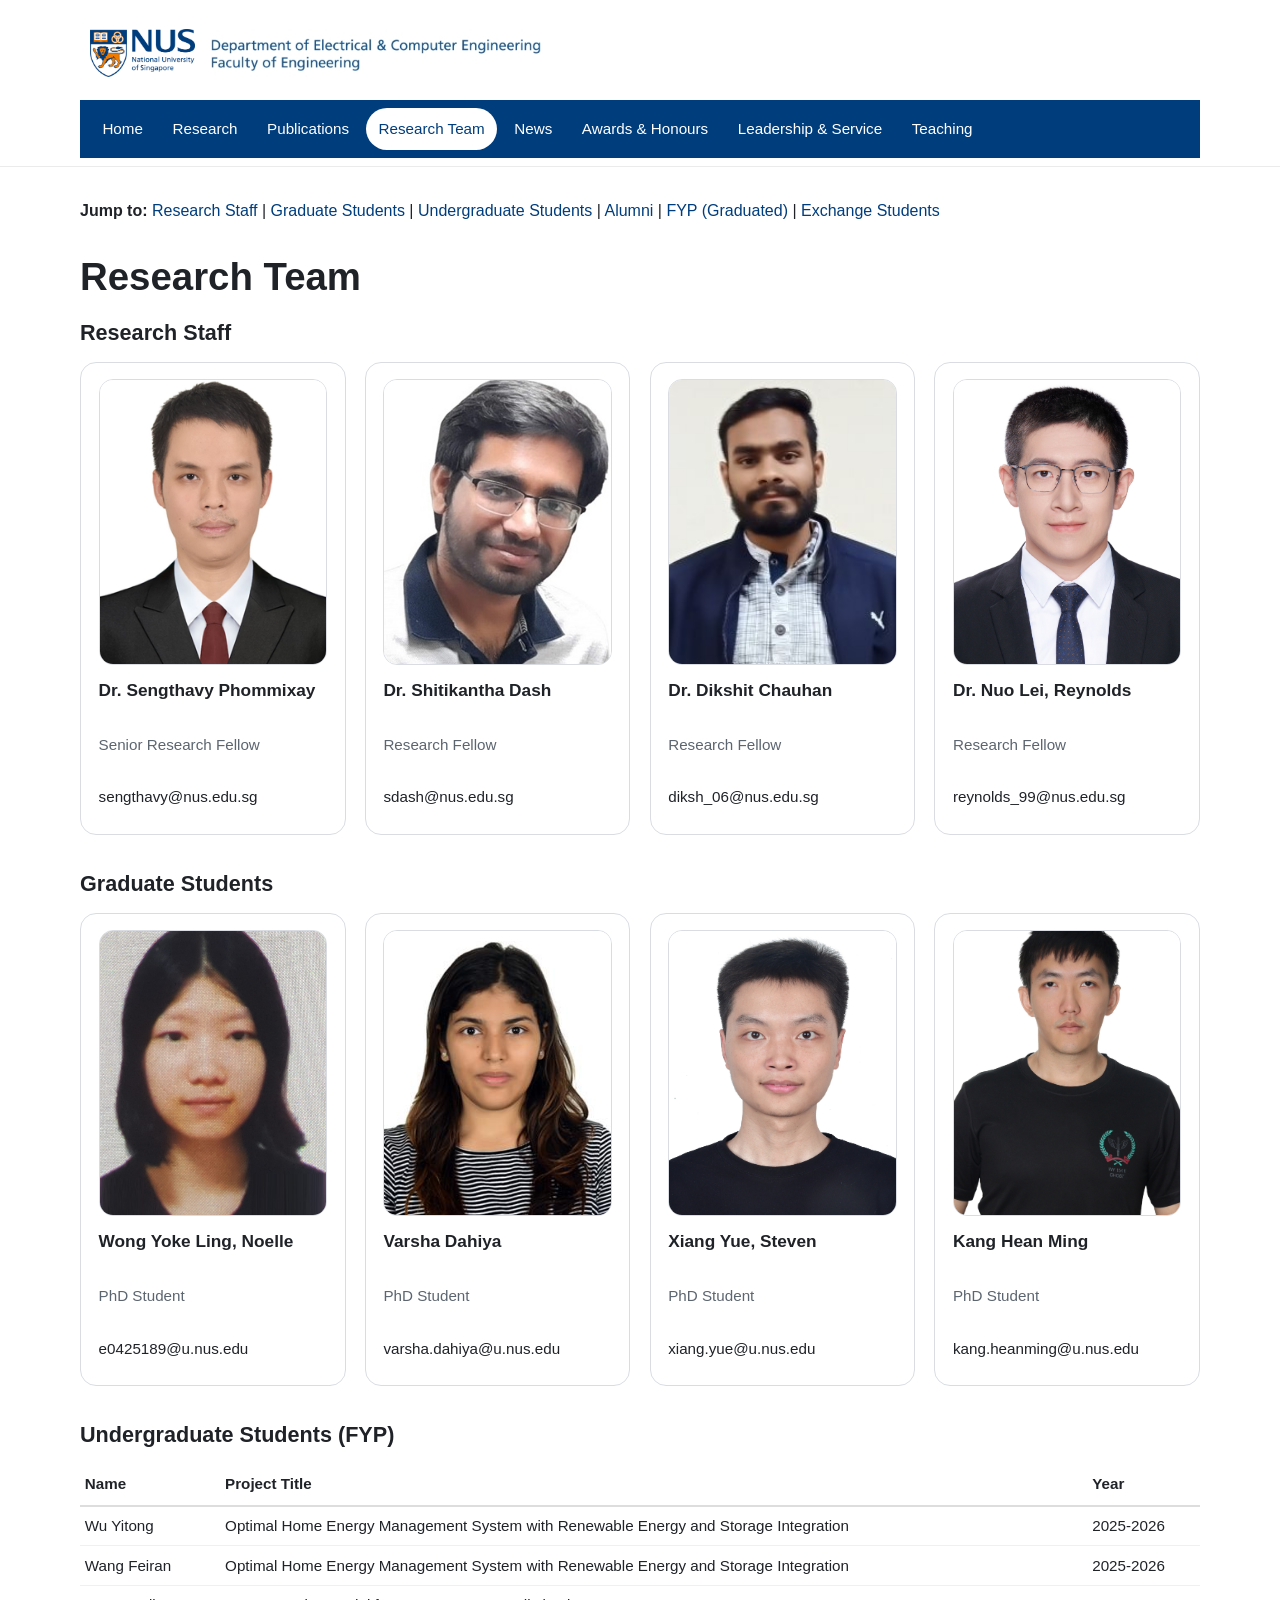
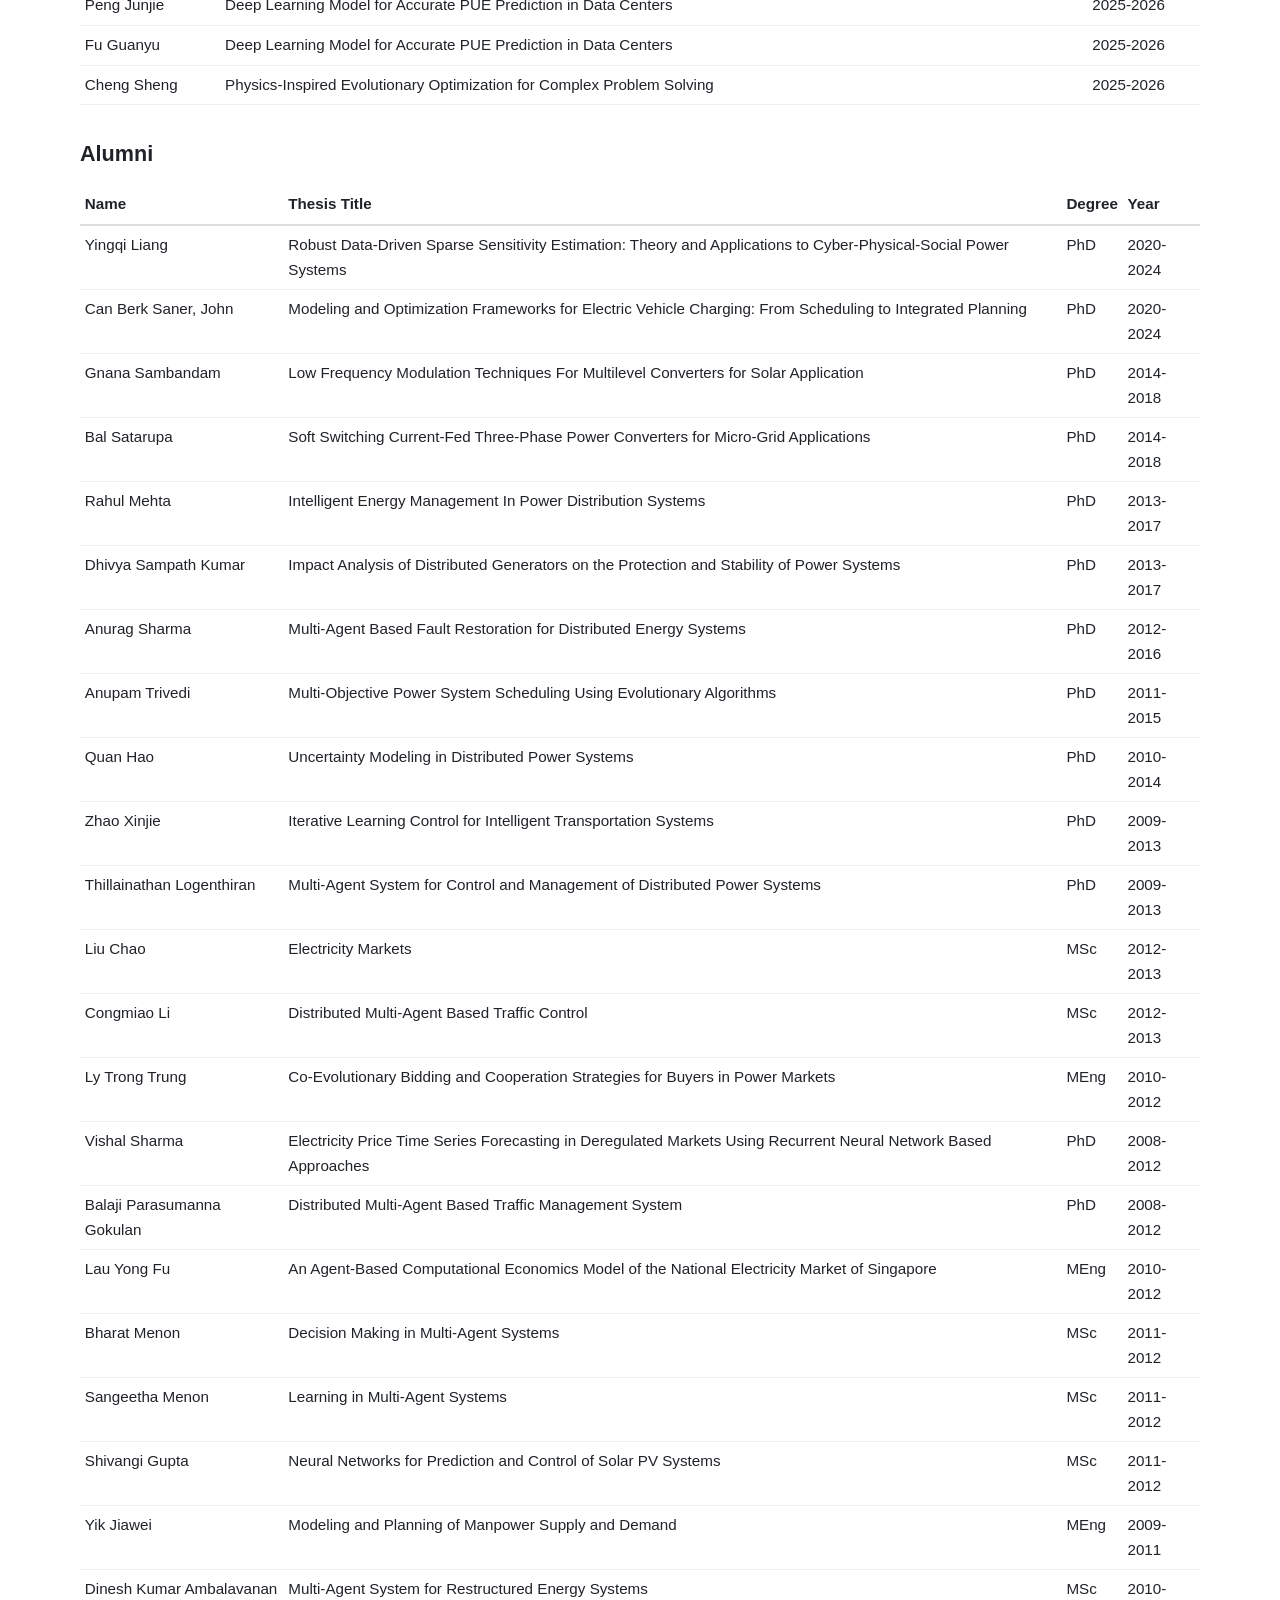
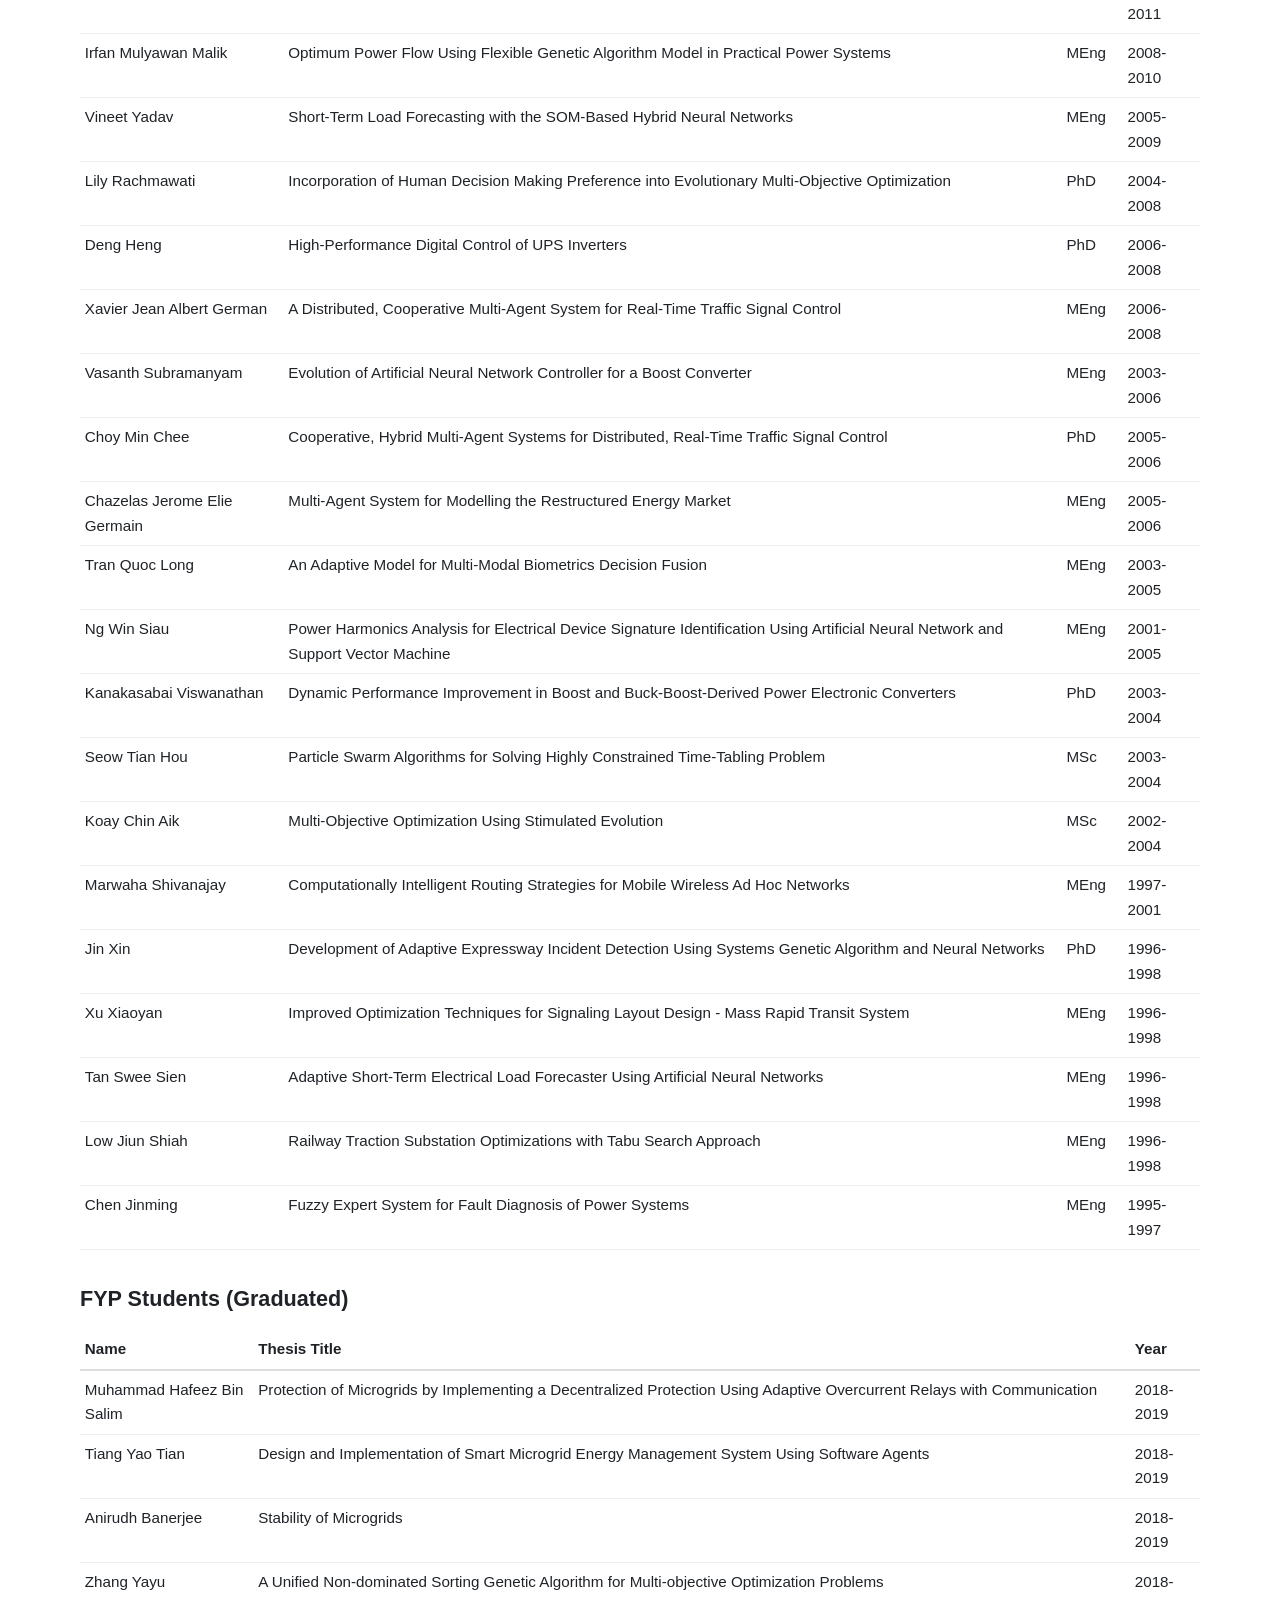
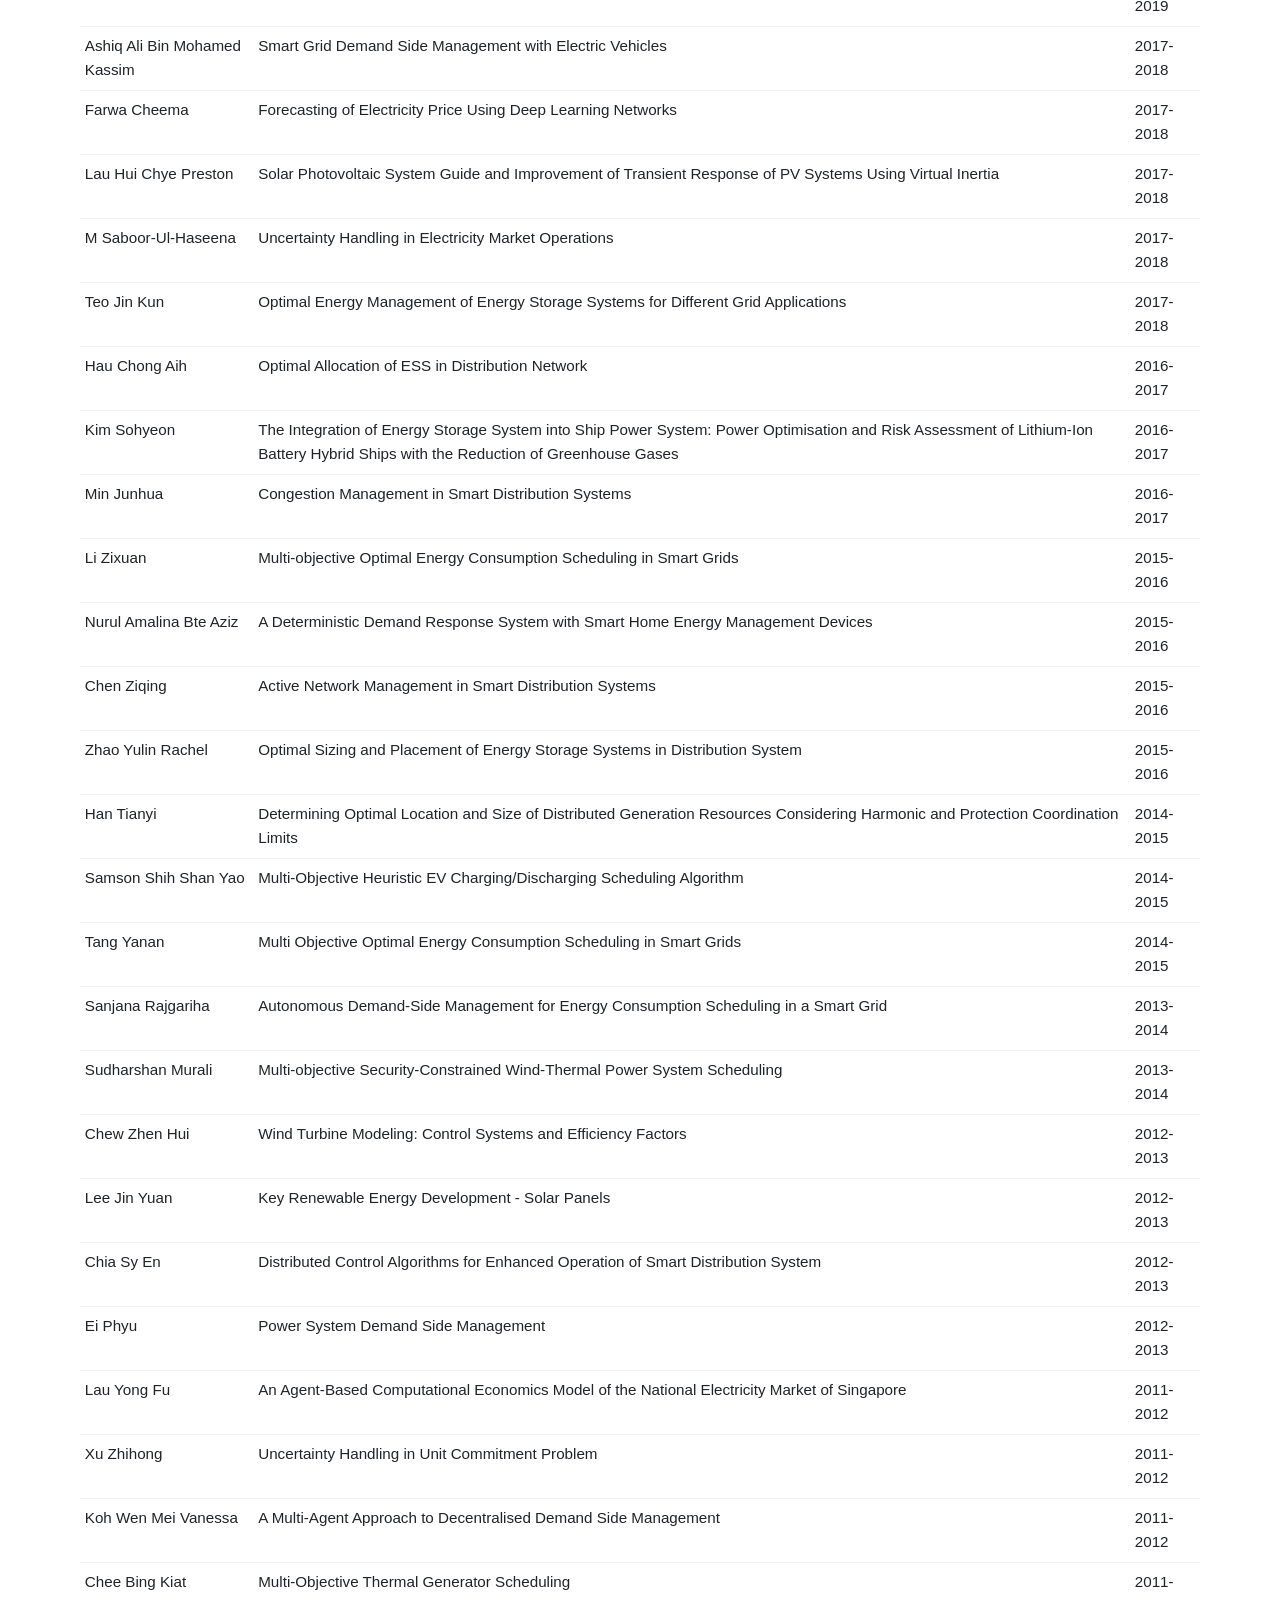
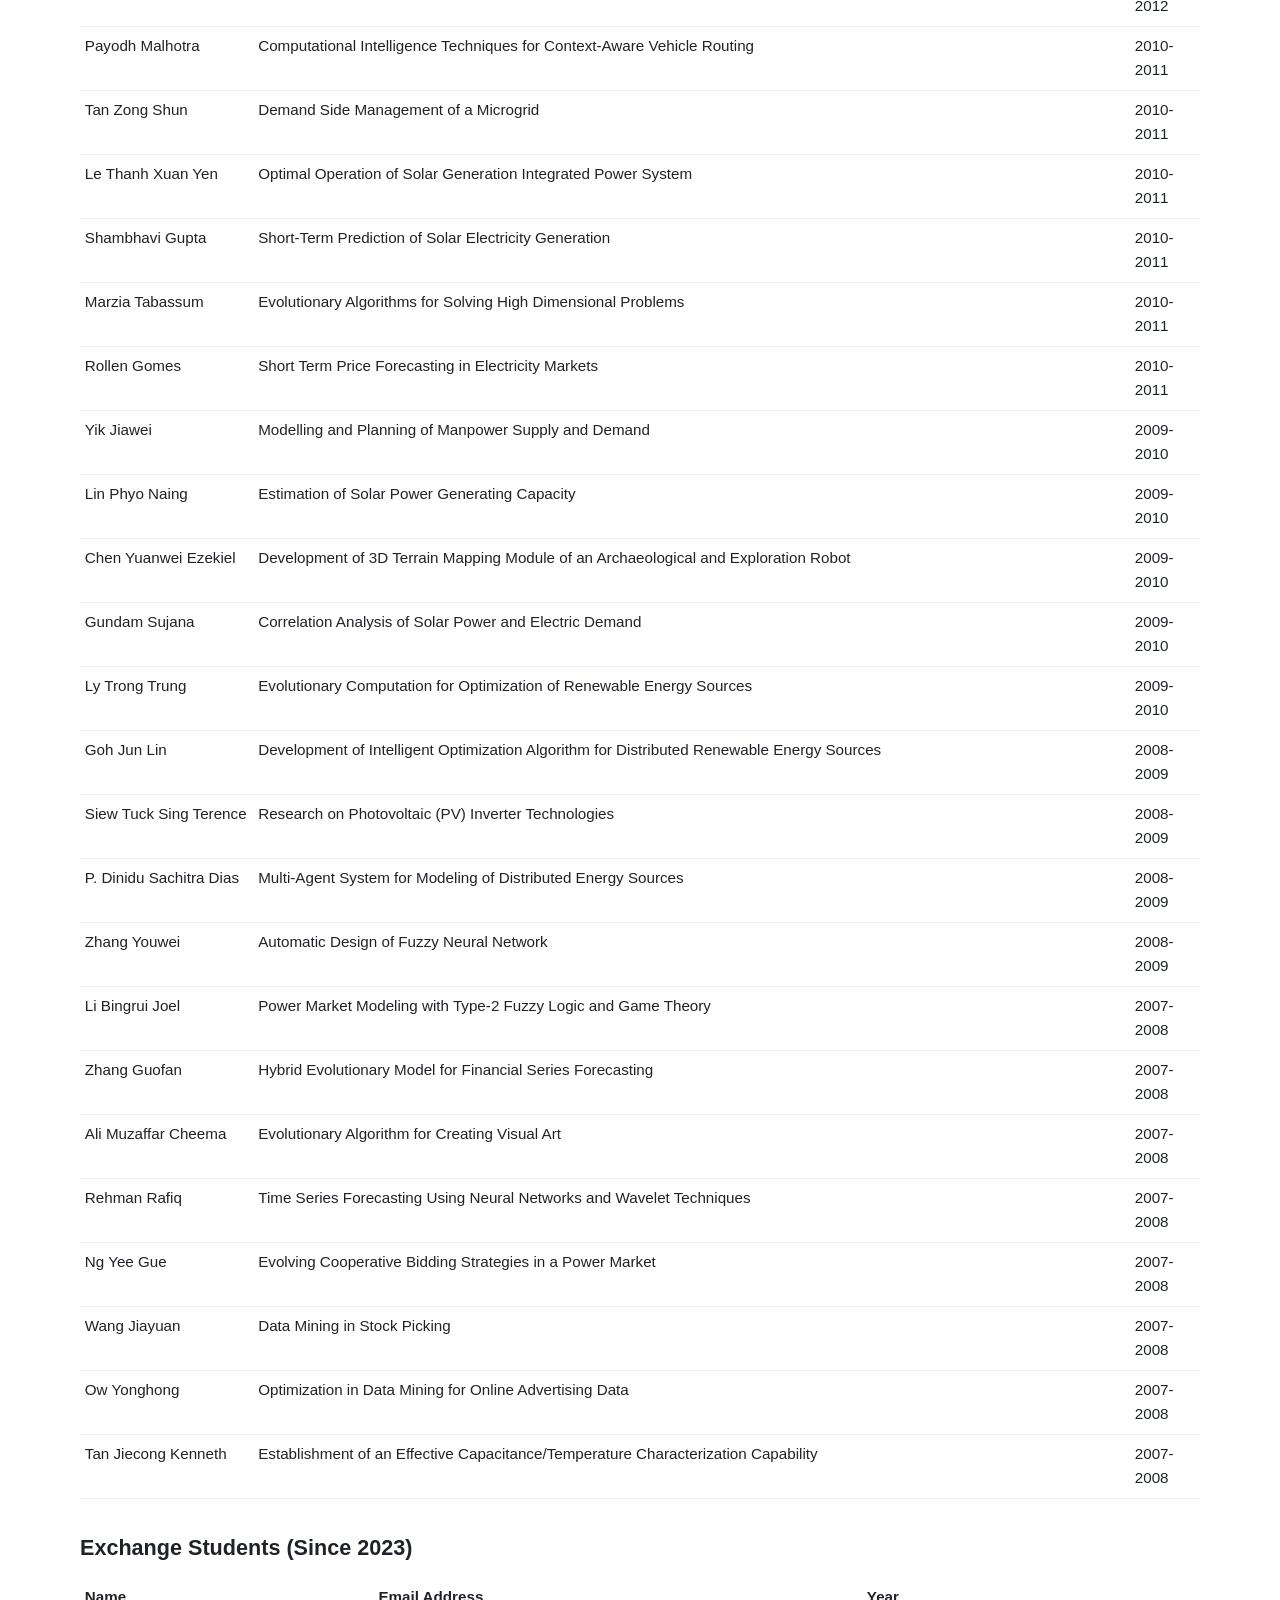
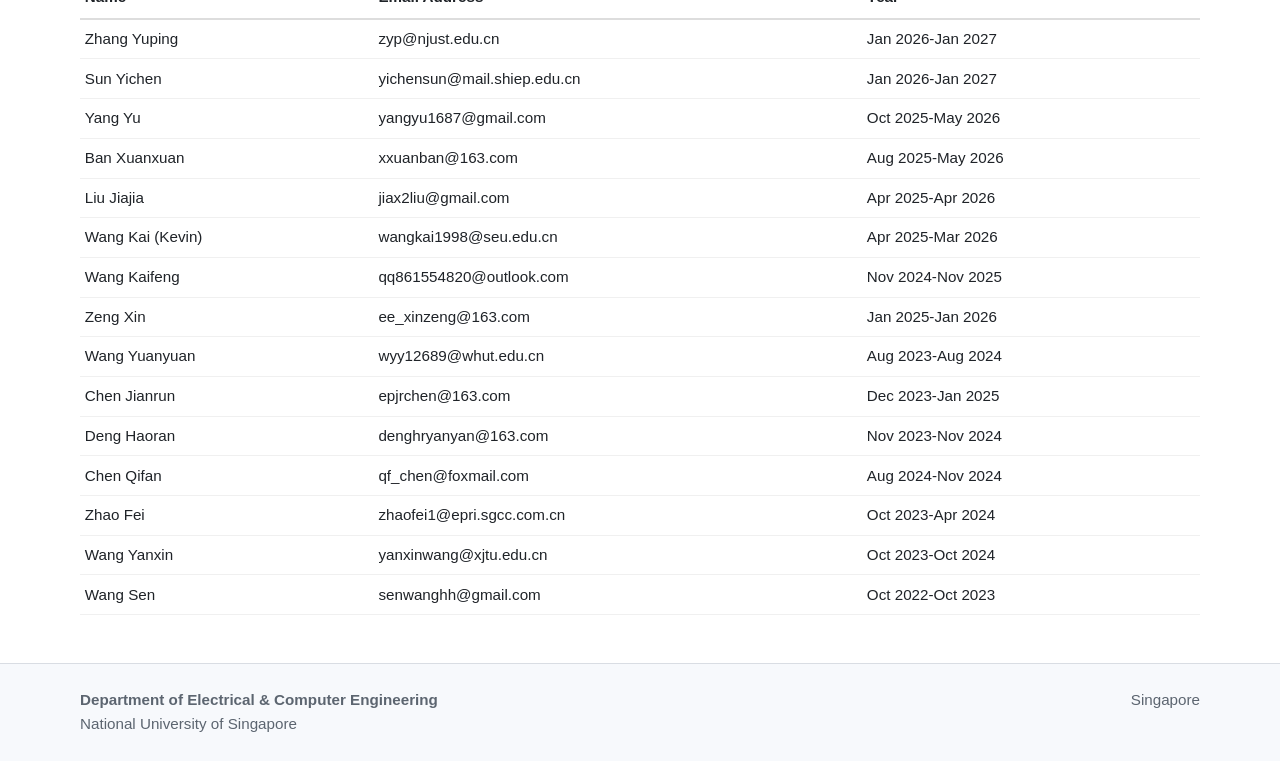
<file: team.html>
<!doctype html>
<html lang="en">
<head>
  <meta charset="utf-8" />
  <meta name="viewport" content="width=device-width, initial-scale=1" />
  <title>Research Team | Prof. Dipti Srinivasan</title>
  <meta name="description" content="Research team of Prof. Dipti Srinivasan." />
  <link rel="canonical" href="https://www.diptilaboratory.com/team.html">
  <link rel="stylesheet" href="css/styles.css" />
  <script defer src="js/main.js"></script>
</head>
<body>
  <header class="site-header">
    <div class="container header-inner">
      <div class="logo-row">
        <a class="logo-link" href="index.html" aria-label="NUS home">
          <img src="assets/logo.png" alt="NUS logo" />
        </a>
        <a class="logo-link sublogo" href="index.html" aria-label="Department home">
          <img src="assets/sublogo1.jpg" alt="Department name logo" />
        </a>
      </div>
      <div class="navbar-row">
        <button class="nav-toggle" aria-expanded="false" aria-controls="site-nav">Menu</button>
        <nav class="site-nav" id="site-nav" aria-label="Primary">
          <ul>
            <li><a href="index.html">Home</a></li>
            <li><a href="research.html">Research</a></li>
            <li><a href="publications.html">Publications</a></li>
            <li><a href="team.html">Research Team</a></li>
            <li><a href="news.html">News</a></li>
            <li><a href="awards.html">Awards &amp; Honours</a></li>
            <li><a href="service.html">Leadership &amp; Service</a></li>
            <li><a href="courses.html">Teaching</a></li>
          </ul>
        </nav>
      </div>
    </div>
  </header>
  <main>
    <div class="container">

<div class="team-nav">
  <strong>Jump to:</strong>
  <a href="#staff">Research Staff</a> |
  <a href="#phd">Graduate Students</a> |
  <a href="#fyp-current">Undergraduate Students</a> |
  <a href="#alumni">Alumni</a> |
  <a href="#fyp-graduated">FYP (Graduated)</a> |
  <a href="#exchange">Exchange Students</a>
</div>

<section class="section">
  <h1 class="page-title">Research Team</h1>

  <h2 id="staff">Research Staff</h2>
  <div class="team-staff-grid">
    <article class="card person-card">
      <img class="person-photo" src="assets/team/Sengthavy.jpg" alt="Dr. Sengthavy Phommixay" />
      <h3 class="person-name">Dr. Sengthavy Phommixay</h3>
      <p class="person-role">Senior Research Fellow</p>
      <p class="person-meta">sengthavy@nus.edu.sg</p>
    </article>
    <article class="card person-card">
      <img class="person-photo" src="assets/team/shitikantha-dash.jpg" alt="Dr. Shitikantha Dash" />
      <h3 class="person-name">Dr. Shitikantha Dash</h3>
      <p class="person-role">Research Fellow</p>
      <p class="person-meta">sdash@nus.edu.sg</p>
    </article>
    <article class="card person-card">
      <img class="person-photo" src="assets/team/dikshit-chauhan.jpg" alt="Dr. Dikshit Chauhan" />
      <h3 class="person-name">Dr. Dikshit Chauhan</h3>
      <p class="person-role">Research Fellow</p>
      <p class="person-meta">diksh_06@nus.edu.sg</p>
    </article>
    <article class="card person-card">
      <img class="person-photo" src="assets/team/reynolds.jpg" alt="Dr. Nuo Lei, Reynolds" />
      <h3 class="person-name">Dr. Nuo Lei, Reynolds</h3>
      <p class="person-role">Research Fellow</p>
      <p class="person-meta">reynolds_99@nus.edu.sg</p>
    </article>
  </div>

  <h2 id="phd" class="section-gap">Graduate Students</h2>
  <div class="team-student-grid">
    <article class="card person-card">
      <img class="person-photo" src="assets/team/noelle-wong.jpg" alt="Wong Yoke Ling, Noelle" />
      <h3 class="person-name">Wong Yoke Ling, Noelle</h3>
      <p class="person-role">PhD Student</p>
      <p class="person-meta">e0425189@u.nus.edu</p>
    </article>
    <article class="card person-card">
      <img class="person-photo" src="assets/team/varsha-dahiya.jpg" alt="Varsha Dahiya" />
      <h3 class="person-name">Varsha Dahiya</h3>
      <p class="person-role">PhD Student</p>
      <p class="person-meta">varsha.dahiya@u.nus.edu</p>
    </article>
    <article class="card person-card">
      <img class="person-photo" src="assets/team/steven-xiang.jpg" alt="Xiang Yue, Steven" />
      <h3 class="person-name">Xiang Yue, Steven</h3>
      <p class="person-role">PhD Student</p>
      <p class="person-meta">xiang.yue@u.nus.edu</p>
    </article>
    <article class="card person-card">
      <img class="person-photo" src="assets/team/kang-hean-ming.jpg" alt="Kang Hean Ming" />
      <h3 class="person-name">Kang Hean Ming</h3>
      <p class="person-role">PhD Student</p>
      <p class="person-meta">kang.heanming@u.nus.edu</p>
    </article>
  </div>


  <h2 id="fyp-current" class="section-gap">Undergraduate Students (FYP)</h2>
  <table class="clean-table">
    <thead>
      <tr>
        <th>Name</th>
        <th>Project Title</th>
        <th>Year</th>
      </tr>
    </thead>

    <tbody>

      <tr>
        <td>Wu Yitong</td>
        <td>Optimal Home Energy Management System with Renewable Energy and Storage Integration</td>
        <td>2025-2026</td>
      </tr>

      <tr>
        <td>Wang Feiran</td>
        <td>Optimal Home Energy Management System with Renewable Energy and Storage Integration</td>
        <td>2025-2026</td>
      </tr>
      <tr>
        <td>Peng Junjie</td>
        <td>Deep Learning Model for Accurate PUE Prediction in Data Centers</td>
        <td>2025-2026</td>
      </tr>

      <tr>
        <td>Fu Guanyu</td>
        <td>Deep Learning Model for Accurate PUE Prediction in Data Centers</td>
        <td>2025-2026</td>
      </tr>
      <tr>
        <td>Cheng Sheng</td>
        <td>Physics-Inspired Evolutionary Optimization for Complex Problem Solving</td>
        <td>2025-2026</td>
      </tr>

    </tbody>
  </table>

  <h2 id="alumni" class="section-gap">Alumni</h2>
  <table class="clean-table">
    <thead>
      <tr>
        <th>Name</th>
        <th>Thesis Title</th>
        <th>Degree</th>
        <th>Year</th>
      </tr>
    </thead>

    <tbody>

      <tr>
        <td>Yingqi Liang</td>
        <td>Robust Data-Driven Sparse Sensitivity Estimation: Theory and Applications to Cyber-Physical-Social Power Systems</td>
        <td>PhD</td>
        <td>2020-2024</td>
      </tr>

      <tr>
        <td>Can Berk Saner, John</td>
        <td>Modeling and Optimization Frameworks for Electric Vehicle Charging: From Scheduling to Integrated Planning</td>
        <td>PhD</td>
        <td>2020-2024</td>
      </tr>

      <tr>
        <td>Gnana Sambandam</td>
        <td>Low Frequency Modulation Techniques For Multilevel Converters for Solar Application</td>
        <td>PhD</td>
        <td>2014-2018</td>
      </tr>

      <tr><td>Bal Satarupa</td><td>Soft Switching Current-Fed Three-Phase Power Converters for Micro-Grid Applications</td><td>PhD</td><td>2014-2018</td></tr>
      <tr><td>Rahul Mehta</td><td>Intelligent Energy Management In Power Distribution Systems</td><td>PhD</td><td>2013-2017</td></tr>
      <tr><td>Dhivya Sampath Kumar</td><td>Impact Analysis of Distributed Generators on the Protection and Stability of Power Systems</td><td>PhD</td><td>2013-2017</td></tr>
      <tr><td>Anurag Sharma</td><td>Multi-Agent Based Fault Restoration for Distributed Energy Systems</td><td>PhD</td><td>2012-2016</td></tr>
      <tr><td>Anupam Trivedi</td><td>Multi-Objective Power System Scheduling Using Evolutionary Algorithms</td><td>PhD</td><td>2011-2015</td></tr>
      <tr><td>Quan Hao</td><td>Uncertainty Modeling in Distributed Power Systems</td><td>PhD</td><td>2010-2014</td></tr>
      <tr><td>Zhao Xinjie</td><td>Iterative Learning Control for Intelligent Transportation Systems</td><td>PhD</td><td>2009-2013</td></tr>
      <tr><td>Thillainathan Logenthiran</td><td>Multi-Agent System for Control and Management of Distributed Power Systems</td><td>PhD</td><td>2009-2013</td></tr>
      <tr><td>Liu Chao</td><td>Electricity Markets</td><td>MSc</td><td>2012-2013</td></tr>
      <tr><td>Congmiao Li</td><td>Distributed Multi-Agent Based Traffic Control</td><td>MSc</td><td>2012-2013</td></tr>
      <tr><td>Ly Trong Trung</td><td>Co-Evolutionary Bidding and Cooperation Strategies for Buyers in Power Markets</td><td>MEng</td><td>2010-2012</td></tr>
      <tr><td>Vishal Sharma</td><td>Electricity Price Time Series Forecasting in Deregulated Markets Using Recurrent Neural Network Based Approaches</td><td>PhD</td><td>2008-2012</td></tr>
      <tr><td>Balaji Parasumanna Gokulan</td><td>Distributed Multi-Agent Based Traffic Management System</td><td>PhD</td><td>2008-2012</td></tr>
      <tr><td>Lau Yong Fu</td><td>An Agent-Based Computational Economics Model of the National Electricity Market of Singapore</td><td>MEng</td><td>2010-2012</td></tr>
      <tr><td>Bharat Menon</td><td>Decision Making in Multi-Agent Systems</td><td>MSc</td><td>2011-2012</td></tr>
      <tr><td>Sangeetha Menon</td><td>Learning in Multi-Agent Systems</td><td>MSc</td><td>2011-2012</td></tr>
      <tr><td>Shivangi Gupta</td><td>Neural Networks for Prediction and Control of Solar PV Systems</td><td>MSc</td><td>2011-2012</td></tr>
      <tr><td>Yik Jiawei</td><td>Modeling and Planning of Manpower Supply and Demand</td><td>MEng</td><td>2009-2011</td></tr>
      <tr><td>Dinesh Kumar Ambalavanan</td><td>Multi-Agent System for Restructured Energy Systems</td><td>MSc</td><td>2010-2011</td></tr>
      <tr><td>Irfan Mulyawan Malik</td><td>Optimum Power Flow Using Flexible Genetic Algorithm Model in Practical Power Systems</td><td>MEng</td><td>2008-2010</td></tr>
      <tr><td>Vineet Yadav</td><td>Short-Term Load Forecasting with the SOM-Based Hybrid Neural Networks</td><td>MEng</td><td>2005-2009</td></tr>
      <tr><td>Lily Rachmawati</td><td>Incorporation of Human Decision Making Preference into Evolutionary Multi-Objective Optimization</td><td>PhD</td><td>2004-2008</td></tr>
      <tr><td>Deng Heng</td><td>High-Performance Digital Control of UPS Inverters</td><td>PhD</td><td>2006-2008</td></tr>
      <tr><td>Xavier Jean Albert German</td><td>A Distributed, Cooperative Multi-Agent System for Real-Time Traffic Signal Control</td><td>MEng</td><td>2006-2008</td></tr>
      <tr><td>Vasanth Subramanyam</td><td>Evolution of Artificial Neural Network Controller for a Boost Converter</td><td>MEng</td><td>2003-2006</td></tr>
      <tr><td>Choy Min Chee</td><td>Cooperative, Hybrid Multi-Agent Systems for Distributed, Real-Time Traffic Signal Control</td><td>PhD</td><td>2005-2006</td></tr>
      <tr><td>Chazelas Jerome Elie Germain</td><td>Multi-Agent System for Modelling the Restructured Energy Market</td><td>MEng</td><td>2005-2006</td></tr>
      <tr><td>Tran Quoc Long</td><td>An Adaptive Model for Multi-Modal Biometrics Decision Fusion</td><td>MEng</td><td>2003-2005</td></tr>
      <tr><td>Ng Win Siau</td><td>Power Harmonics Analysis for Electrical Device Signature Identification Using Artificial Neural Network and Support Vector Machine</td><td>MEng</td><td>2001-2005</td></tr>
      <tr><td>Kanakasabai Viswanathan</td><td>Dynamic Performance Improvement in Boost and Buck-Boost-Derived Power Electronic Converters</td><td>PhD</td><td>2003-2004</td></tr>
      <tr><td>Seow Tian Hou</td><td>Particle Swarm Algorithms for Solving Highly Constrained Time-Tabling Problem</td><td>MSc</td><td>2003-2004</td></tr>
      <tr><td>Koay Chin Aik</td><td>Multi-Objective Optimization Using Stimulated Evolution</td><td>MSc</td><td>2002-2004</td></tr>
      <tr><td>Marwaha Shivanajay</td><td>Computationally Intelligent Routing Strategies for Mobile Wireless Ad Hoc Networks</td><td>MEng</td><td>1997-2001</td></tr>
      <tr><td>Jin Xin</td><td>Development of Adaptive Expressway Incident Detection Using Systems Genetic Algorithm and Neural Networks</td><td>PhD</td><td>1996-1998</td></tr>
      <tr><td>Xu Xiaoyan</td><td>Improved Optimization Techniques for Signaling Layout Design - Mass Rapid Transit System</td><td>MEng</td><td>1996-1998</td></tr>
      <tr><td>Tan Swee Sien</td><td>Adaptive Short-Term Electrical Load Forecaster Using Artificial Neural Networks</td><td>MEng</td><td>1996-1998</td></tr>
      <tr><td>Low Jiun Shiah</td><td>Railway Traction Substation Optimizations with Tabu Search Approach</td><td>MEng</td><td>1996-1998</td></tr>
      <tr><td>Chen Jinming</td><td>Fuzzy Expert System for Fault Diagnosis of Power Systems</td><td>MEng</td><td>1995-1997</td></tr>

    </tbody>
  </table>

  <h2 id="fyp-graduated" class="section-gap">FYP Students (Graduated)</h2>
  <table class="clean-table">
    <thead>
      <tr>
        <th>Name</th>
        <th>Thesis Title</th>
        <th>Year</th>
      </tr>
    </thead>

    <tbody>

      <tr><td>Muhammad Hafeez Bin Salim</td><td>Protection of Microgrids by Implementing a Decentralized Protection Using Adaptive Overcurrent Relays with Communication</td><td>2018-2019</td></tr>
      <tr><td>Tiang Yao Tian</td><td>Design and Implementation of Smart Microgrid Energy Management System Using Software Agents</td><td>2018-2019</td></tr>
      <tr><td>Anirudh Banerjee</td><td>Stability of Microgrids</td><td>2018-2019</td></tr>
      <tr><td>Zhang Yayu</td><td>A Unified Non-dominated Sorting Genetic Algorithm for Multi-objective Optimization Problems</td><td>2018-2019</td></tr>

      <tr><td>Ashiq Ali Bin Mohamed Kassim</td><td>Smart Grid Demand Side Management with Electric Vehicles</td><td>2017-2018</td></tr>
      <tr><td>Farwa Cheema</td><td>Forecasting of Electricity Price Using Deep Learning Networks</td><td>2017-2018</td></tr>
      <tr><td>Lau Hui Chye Preston</td><td>Solar Photovoltaic System Guide and Improvement of Transient Response of PV Systems Using Virtual Inertia</td><td>2017-2018</td></tr>
      <tr><td>M Saboor-Ul-Haseena</td><td>Uncertainty Handling in Electricity Market Operations</td><td>2017-2018</td></tr>
      <tr><td>Teo Jin Kun</td><td>Optimal Energy Management of Energy Storage Systems for Different Grid Applications</td><td>2017-2018</td></tr>

      <tr><td>Hau Chong Aih</td><td>Optimal Allocation of ESS in Distribution Network</td><td>2016-2017</td></tr>
      <tr><td>Kim Sohyeon</td><td>The Integration of Energy Storage System into Ship Power System: Power Optimisation and Risk Assessment of Lithium-Ion Battery Hybrid Ships with the Reduction of Greenhouse Gases</td><td>2016-2017</td></tr>
      <tr><td>Min Junhua</td><td>Congestion Management in Smart Distribution Systems</td><td>2016-2017</td></tr>

      <tr><td>Li Zixuan</td><td>Multi-objective Optimal Energy Consumption Scheduling in Smart Grids</td><td>2015-2016</td></tr>
      <tr><td>Nurul Amalina Bte Aziz</td><td>A Deterministic Demand Response System with Smart Home Energy Management Devices</td><td>2015-2016</td></tr>
      <tr><td>Chen Ziqing</td><td>Active Network Management in Smart Distribution Systems</td><td>2015-2016</td></tr>
      <tr><td>Zhao Yulin Rachel</td><td>Optimal Sizing and Placement of Energy Storage Systems in Distribution System</td><td>2015-2016</td></tr>

      <tr><td>Han Tianyi</td><td>Determining Optimal Location and Size of Distributed Generation Resources Considering Harmonic and Protection Coordination Limits</td><td>2014-2015</td></tr>
      <tr><td>Samson Shih Shan Yao</td><td>Multi-Objective Heuristic EV Charging/Discharging Scheduling Algorithm</td><td>2014-2015</td></tr>
      <tr><td>Tang Yanan</td><td>Multi Objective Optimal Energy Consumption Scheduling in Smart Grids</td><td>2014-2015</td></tr>

      <tr><td>Sanjana Rajgariha</td><td>Autonomous Demand-Side Management for Energy Consumption Scheduling in a Smart Grid</td><td>2013-2014</td></tr>
      <tr><td>Sudharshan Murali</td><td>Multi-objective Security-Constrained Wind-Thermal Power System Scheduling</td><td>2013-2014</td></tr>

      <tr><td>Chew Zhen Hui</td><td>Wind Turbine Modeling: Control Systems and Efficiency Factors</td><td>2012-2013</td></tr>
      <tr><td>Lee Jin Yuan</td><td>Key Renewable Energy Development - Solar Panels</td><td>2012-2013</td></tr>
      <tr><td>Chia Sy En</td><td>Distributed Control Algorithms for Enhanced Operation of Smart Distribution System</td><td>2012-2013</td></tr>
      <tr><td>Ei Phyu</td><td>Power System Demand Side Management</td><td>2012-2013</td></tr>

      <tr><td>Lau Yong Fu</td><td>An Agent-Based Computational Economics Model of the National Electricity Market of Singapore</td><td>2011-2012</td></tr>
      <tr><td>Xu Zhihong</td><td>Uncertainty Handling in Unit Commitment Problem</td><td>2011-2012</td></tr>
      <tr><td>Koh Wen Mei Vanessa</td><td>A Multi-Agent Approach to Decentralised Demand Side Management</td><td>2011-2012</td></tr>
      <tr><td>Chee Bing Kiat</td><td>Multi-Objective Thermal Generator Scheduling</td><td>2011-2012</td></tr>

      <tr><td>Payodh Malhotra</td><td>Computational Intelligence Techniques for Context-Aware Vehicle Routing</td><td>2010-2011</td></tr>
      <tr><td>Tan Zong Shun</td><td>Demand Side Management of a Microgrid</td><td>2010-2011</td></tr>
      <tr><td>Le Thanh Xuan Yen</td><td>Optimal Operation of Solar Generation Integrated Power System</td><td>2010-2011</td></tr>
      <tr><td>Shambhavi Gupta</td><td>Short-Term Prediction of Solar Electricity Generation</td><td>2010-2011</td></tr>
      <tr><td>Marzia Tabassum</td><td>Evolutionary Algorithms for Solving High Dimensional Problems</td><td>2010-2011</td></tr>
      <tr><td>Rollen Gomes</td><td>Short Term Price Forecasting in Electricity Markets</td><td>2010-2011</td></tr>

      <tr><td>Yik Jiawei</td><td>Modelling and Planning of Manpower Supply and Demand</td><td>2009-2010</td></tr>
      <tr><td>Lin Phyo Naing</td><td>Estimation of Solar Power Generating Capacity</td><td>2009-2010</td></tr>
      <tr><td>Chen Yuanwei Ezekiel</td><td>Development of 3D Terrain Mapping Module of an Archaeological and Exploration Robot</td><td>2009-2010</td></tr>
      <tr><td>Gundam Sujana</td><td>Correlation Analysis of Solar Power and Electric Demand</td><td>2009-2010</td></tr>
      <tr><td>Ly Trong Trung</td><td>Evolutionary Computation for Optimization of Renewable Energy Sources</td><td>2009-2010</td></tr>

      <tr><td>Goh Jun Lin</td><td>Development of Intelligent Optimization Algorithm for Distributed Renewable Energy Sources</td><td>2008-2009</td></tr>
      <tr><td>Siew Tuck Sing Terence</td><td>Research on Photovoltaic (PV) Inverter Technologies</td><td>2008-2009</td></tr>
      <tr><td>P. Dinidu Sachitra Dias</td><td>Multi-Agent System for Modeling of Distributed Energy Sources</td><td>2008-2009</td></tr>
      <tr><td>Zhang Youwei</td><td>Automatic Design of Fuzzy Neural Network</td><td>2008-2009</td></tr>

      <tr><td>Li Bingrui Joel</td><td>Power Market Modeling with Type-2 Fuzzy Logic and Game Theory</td><td>2007-2008</td></tr>
      <tr><td>Zhang Guofan</td><td>Hybrid Evolutionary Model for Financial Series Forecasting</td><td>2007-2008</td></tr>
      <tr><td>Ali Muzaffar Cheema</td><td>Evolutionary Algorithm for Creating Visual Art</td><td>2007-2008</td></tr>
      <tr><td>Rehman Rafiq</td><td>Time Series Forecasting Using Neural Networks and Wavelet Techniques</td><td>2007-2008</td></tr>
      <tr><td>Ng Yee Gue</td><td>Evolving Cooperative Bidding Strategies in a Power Market</td><td>2007-2008</td></tr>
      <tr><td>Wang Jiayuan</td><td>Data Mining in Stock Picking</td><td>2007-2008</td></tr>
      <tr><td>Ow Yonghong</td><td>Optimization in Data Mining for Online Advertising Data</td><td>2007-2008</td></tr>
      <tr><td>Tan Jiecong Kenneth</td><td>Establishment of an Effective Capacitance/Temperature Characterization Capability</td><td>2007-2008</td></tr>
    </tbody>
  </table>

  <h2 id="exchange" class="section-gap">Exchange Students (Since 2023)</h2>
  <table class="clean-table">
    <thead>
      <tr>
        <th>Name</th>
        <th>Email Address</th>
        <th>Year</th>
      </tr>
    </thead>

    <tbody>
      <tr><td>Zhang Yuping</td><td>zyp@njust.edu.cn</td><td>Jan 2026-Jan 2027</td></tr>
      <tr><td>Sun Yichen</td><td>yichensun@mail.shiep.edu.cn</td><td>Jan 2026-Jan 2027</td></tr>
      <tr><td>Yang Yu</td><td>yangyu1687@gmail.com</td><td>Oct 2025-May 2026</td></tr>
      <tr><td>Ban Xuanxuan</td><td>xxuanban@163.com</td><td>Aug 2025-May 2026</td></tr>
      <tr><td>Liu Jiajia</td><td>jiax2liu@gmail.com</td><td>Apr 2025-Apr 2026</td></tr>
      <tr><td>Wang Kai (Kevin)</td><td>wangkai1998@seu.edu.cn</td><td>Apr 2025-Mar 2026</td></tr>
      <tr><td>Wang Kaifeng</td><td>qq861554820@outlook.com</td><td>Nov 2024-Nov 2025</td></tr>
      <tr><td>Zeng Xin</td><td>ee_xinzeng@163.com</td><td>Jan 2025-Jan 2026</td></tr>
      <tr><td>Wang Yuanyuan</td><td>wyy12689@whut.edu.cn</td><td>Aug 2023-Aug 2024</td></tr>
      <tr><td>Chen Jianrun</td><td>epjrchen@163.com</td><td>Dec 2023-Jan 2025</td></tr>
      <tr><td>Deng Haoran</td><td>denghryanyan@163.com</td><td>Nov 2023-Nov 2024</td></tr>
      <tr><td>Chen Qifan</td><td>qf_chen@foxmail.com</td><td>Aug 2024-Nov 2024</td></tr>
      <tr><td>Zhao Fei</td><td>zhaofei1@epri.sgcc.com.cn</td><td>Oct 2023-Apr 2024</td></tr>
      <tr><td>Wang Yanxin</td><td>yanxinwang@xjtu.edu.cn</td><td>Oct 2023-Oct 2024</td></tr>
      <tr><td>Wang Sen</td><td>senwanghh@gmail.com</td><td>Oct 2022-Oct 2023</td></tr>
    </tbody>
  </table>

</section>

    </div>
  </main>
  <footer class="site-footer">
    <div class="container footer-grid">
      <div>
        <strong>Department of Electrical &amp; Computer Engineering</strong><br />
        National University of Singapore
      </div>
      <div>
        <div>Singapore</div>
      </div>
    </div>
  </footer>
</body>
</html>
</file>
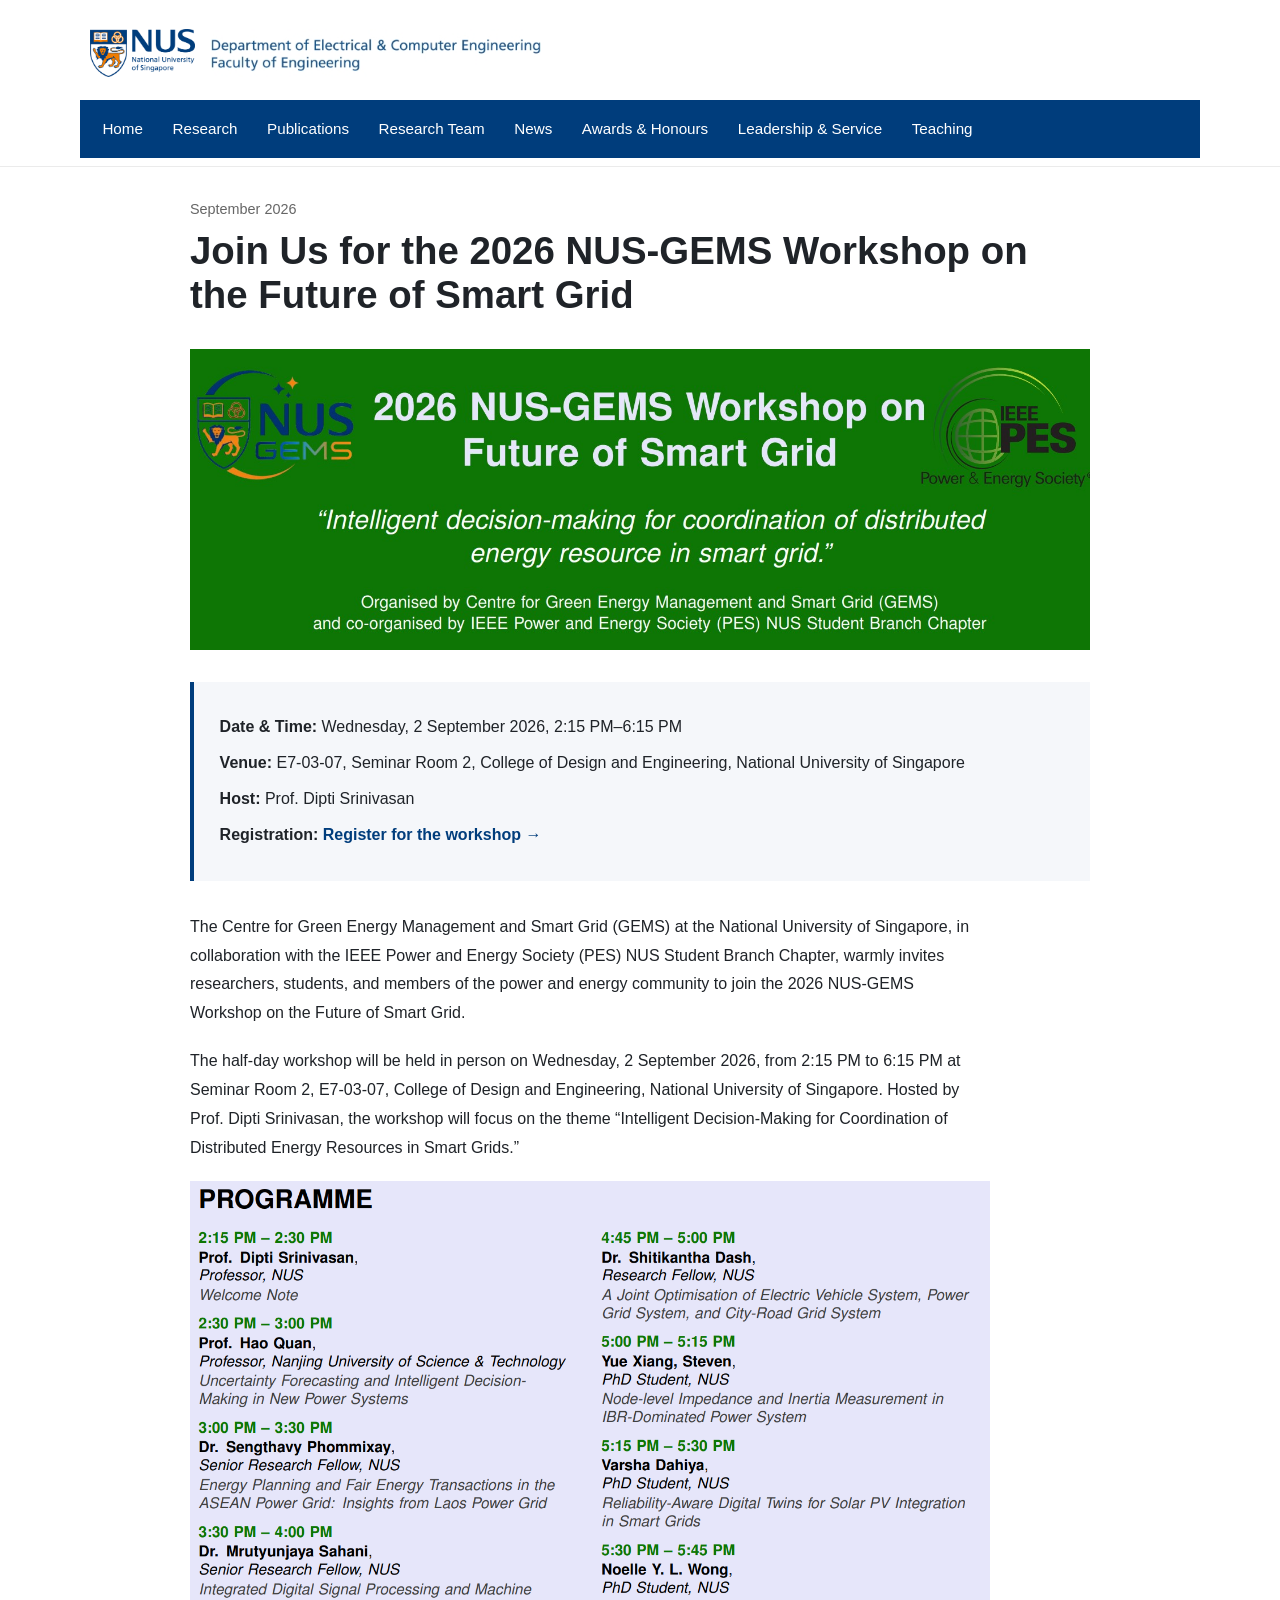
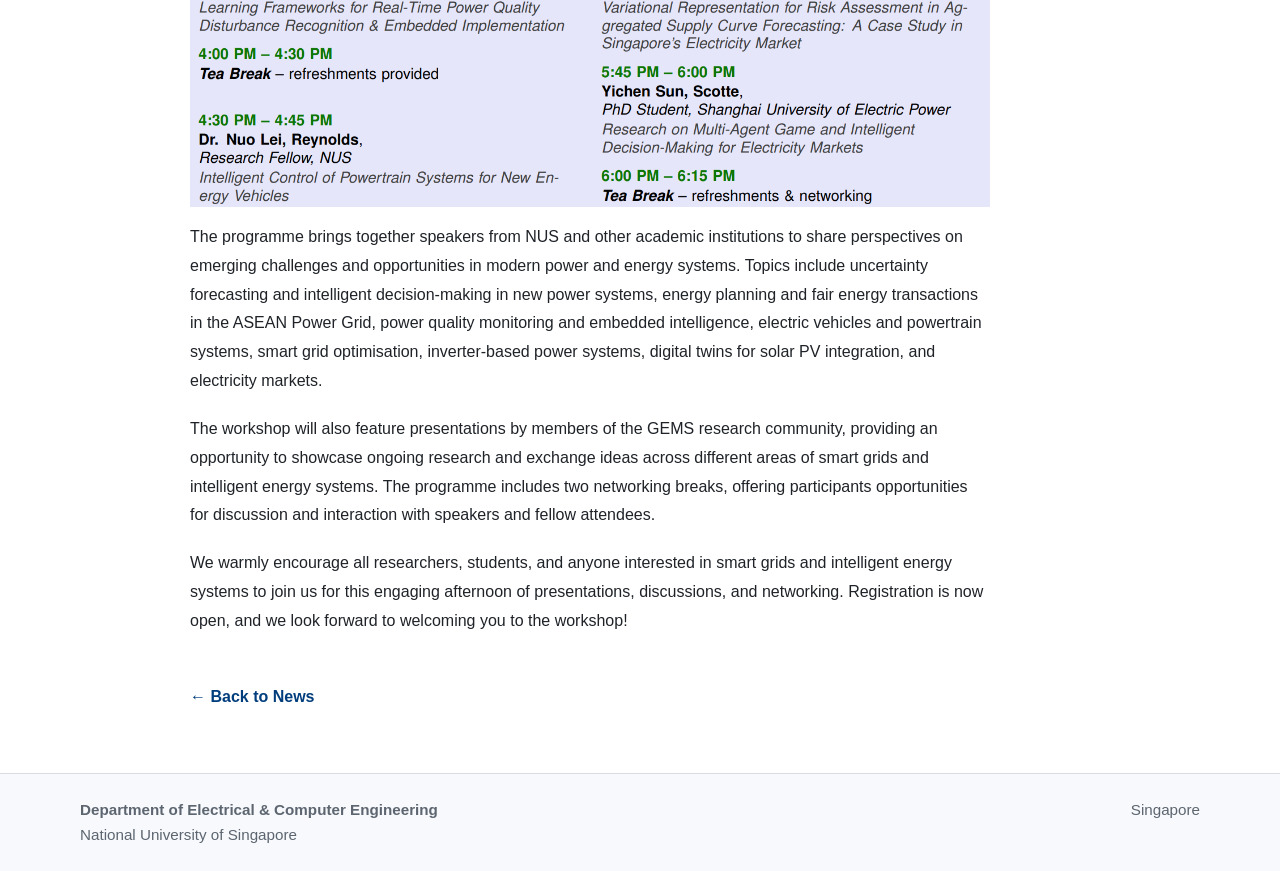
<file: news/news-2026-01.html>
<!doctype html>
<html lang="en">
<head>
  <meta charset="utf-8" />
  <meta name="viewport" content="width=device-width, initial-scale=1" />
  <title>Prof. Dipti Srinivasan | National University of Singapore</title>
  <meta name="description" content="Official academic homepage of Prof. Dipti Srinivasan, Provost's Chair Professor at the National University of Singapore, specializing in smart grids, renewable energy systems, AI applications in power systems, and sustainable energy technologies." />
  <meta name="keywords"  content="Dipti Srinivasan, NUS, smart grid, renewable energy, power systems, artificial intelligence, microgrid, energy management">
  <meta name="author" content="Dipti Srinivasan">
  <link rel="canonical" href="https://www.diptilaboratory.com/">
  <link rel="stylesheet" href="../css/styles.css" />
  <script defer src="../js/main.js"></script>
</head>
<body>
  <header class="site-header">
    <div class="container header-inner">

      <div class="logo-row">
        <a class="logo-link" href="../index.html" aria-label="NUS home">
          <img src="../assets/logo.png" alt="NUS logo" />
        </a>
        <a class="logo-link sublogo" href="../index.html" aria-label="Department home">
          <img src="../assets/sublogo1.jpg" alt="Department name logo" />
        </a>
      </div>

      <div class="navbar-row">
        <button class="nav-toggle" aria-expanded="false" aria-controls="site-nav">Menu</button>
        <nav class="site-nav" id="site-nav" aria-label="Primary">
          <ul>
            <li><a href="../index.html">Home</a></li>
            <li><a href="../research.html">Research</a></li>
            <li><a href="../publications.html">Publications</a></li>
            <li><a href="../team.html">Research Team</a></li>
            <li><a href="../news.html">News</a></li>
            <li><a href="../awards.html">Awards &amp; Honours</a></li>
            <li><a href="../service.html">Leadership &amp; Service</a></li>
            <li><a href="../courses.html">Teaching</a></li>
          </ul>
        </nav>
      </div>
    </div>
  </header>

<main class="container news-article">

  <p class="news-date">
    September 2026
  </p>

  <h1 class="page-title">
    Join Us for the 2026 NUS-GEMS Workshop on the Future of Smart Grid
  </h1>

  <img
    class="news-feature-image"
    src="../assets/news/news_workshop_title.jpg"
    alt="GEMS Workshop Title Image"
  />

  <div class="event-info">
    <p>
      <strong>Date & Time:</strong>
      Wednesday, 2 September 2026, 2:15 PM–6:15 PM
    </p>

    <p>
      <strong>Venue:</strong>
      E7-03-07, Seminar Room 2, College of Design and Engineering,
      National University of Singapore
    </p>

    <p>
      <strong>Host:</strong>
      Prof. Dipti Srinivasan
    </p>

    <p>
      <strong>Registration:</strong>
      <a
        href="https://tinyurl.com/gems-workshop"
        target="_blank"
        rel="noopener noreferrer"
      >
        Register for the workshop →
      </a>
    </p>
  </div>
  
  <div class="news-article-content">

    <p>
      The Centre for Green Energy Management and Smart Grid (GEMS) at the National University of Singapore, in collaboration with the IEEE Power and Energy Society (PES) NUS Student Branch Chapter, warmly invites researchers, students, and members of the power and energy community to join the 2026 NUS-GEMS Workshop on the Future of Smart Grid.
    </p>

    <p>
      The half-day workshop will be held in person on Wednesday, 2 September 2026, from 2:15 PM to 6:15 PM at Seminar Room 2, E7-03-07, College of Design and Engineering, National University of Singapore. Hosted by Prof. Dipti Srinivasan, the workshop will focus on the theme “Intelligent Decision-Making for Coordination of Distributed Energy Resources in Smart Grids.”
    </p>
    <img
      src="../assets/news/news_workshop_programme.png"
      alt="GEMS Workshop Title Image"
    />
    <p>
      The programme brings together speakers from NUS and other academic institutions to share perspectives on emerging challenges and opportunities in modern power and energy systems. Topics include uncertainty forecasting and intelligent decision-making in new power systems, energy planning and fair energy transactions in the ASEAN Power Grid, power quality monitoring and embedded intelligence, electric vehicles and powertrain systems, smart grid optimisation, inverter-based power systems, digital twins for solar PV integration, and electricity markets.
    </p>

    <p>
      The workshop will also feature presentations by members of the GEMS research community, providing an opportunity to showcase ongoing research and exchange ideas across different areas of smart grids and intelligent energy systems. The programme includes two networking breaks, offering participants opportunities for discussion and interaction with speakers and fellow attendees.
    </p>

    <p>
      We warmly encourage all researchers, students, and anyone interested in smart grids and intelligent energy systems to join us for this engaging afternoon of presentations, discussions, and networking. Registration is now open, and we look forward to welcoming you to the workshop!
    </p>

  </div>

  <p class="back-to-news">
    <a href="../news.html">
      ← Back to News
    </a>
  </p>

</main>

  <footer class="site-footer">
    <div class="container footer-grid">
      <div>
        <strong>Department of Electrical &amp; Computer Engineering</strong><br />
        National University of Singapore
      </div>
      <div>
        <div>Singapore</div>
      </div>
    </div>
  </footer>
</body>
</html>
</file>
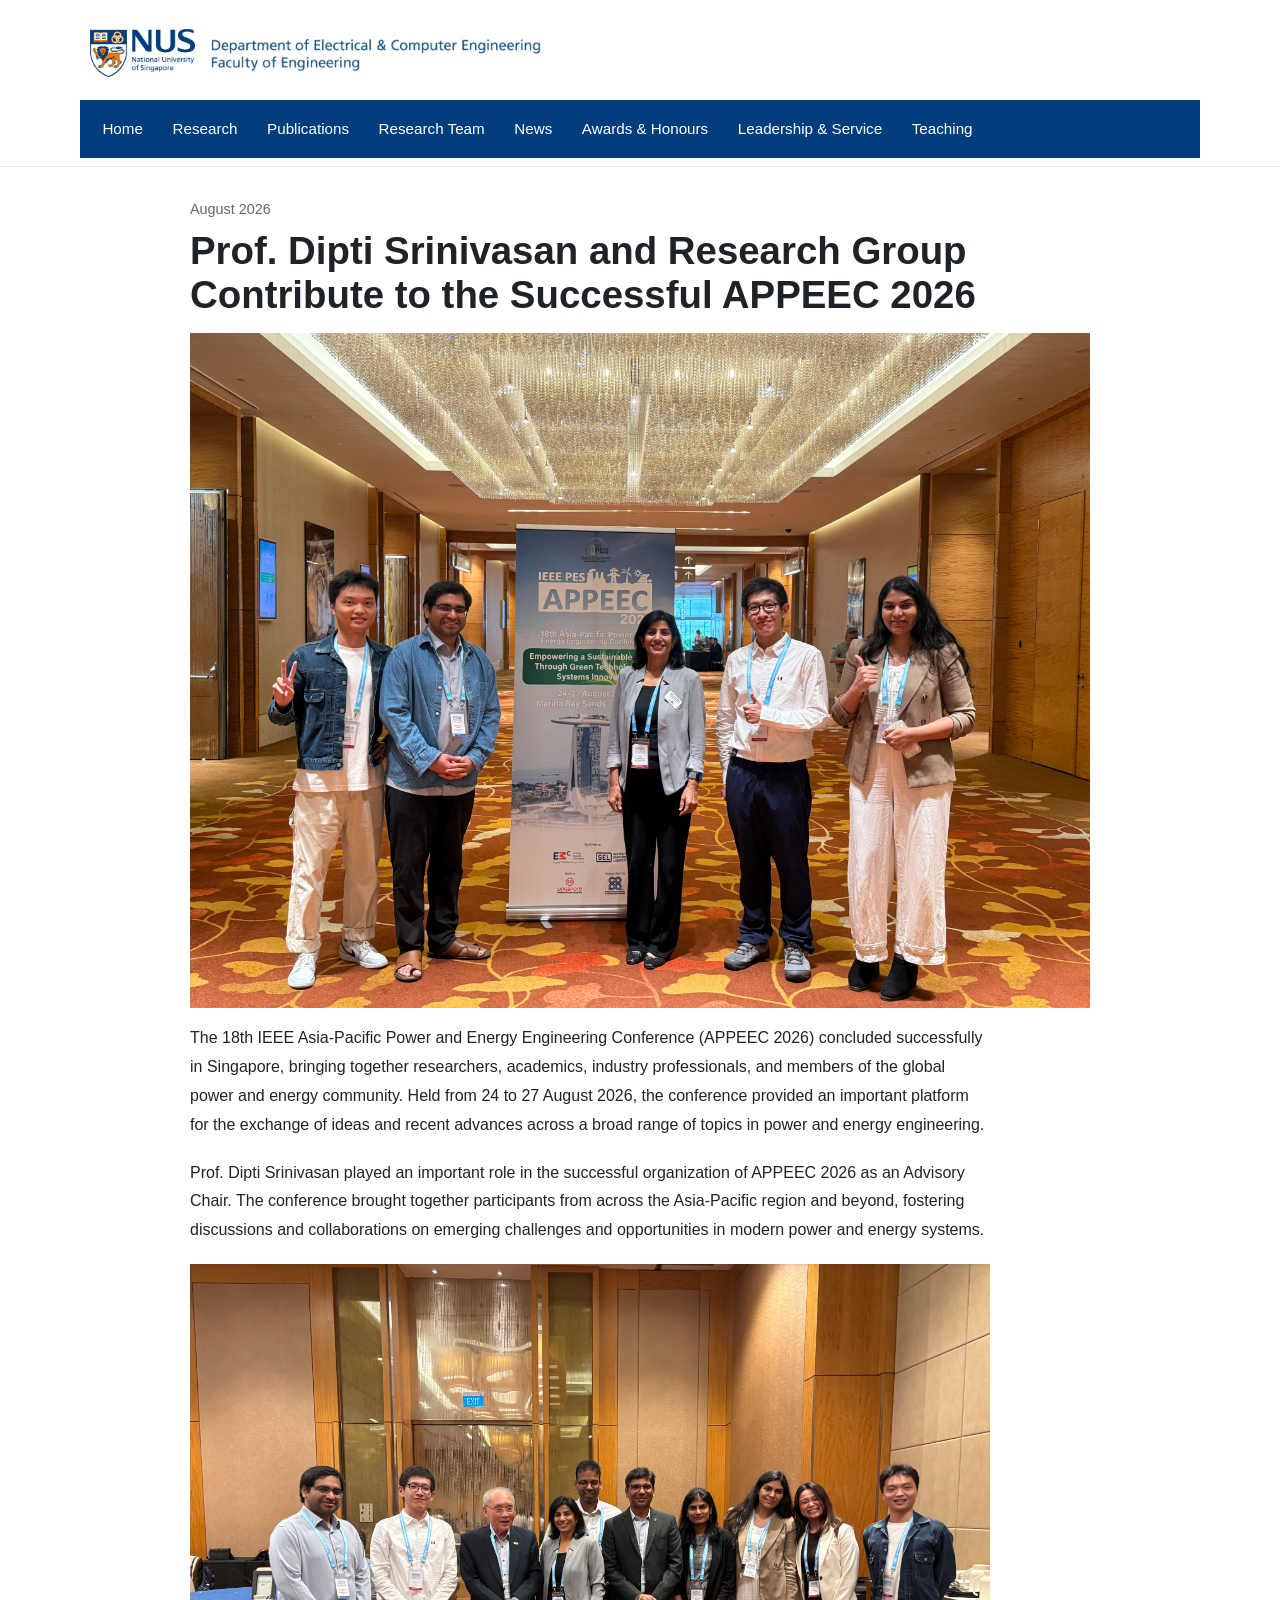
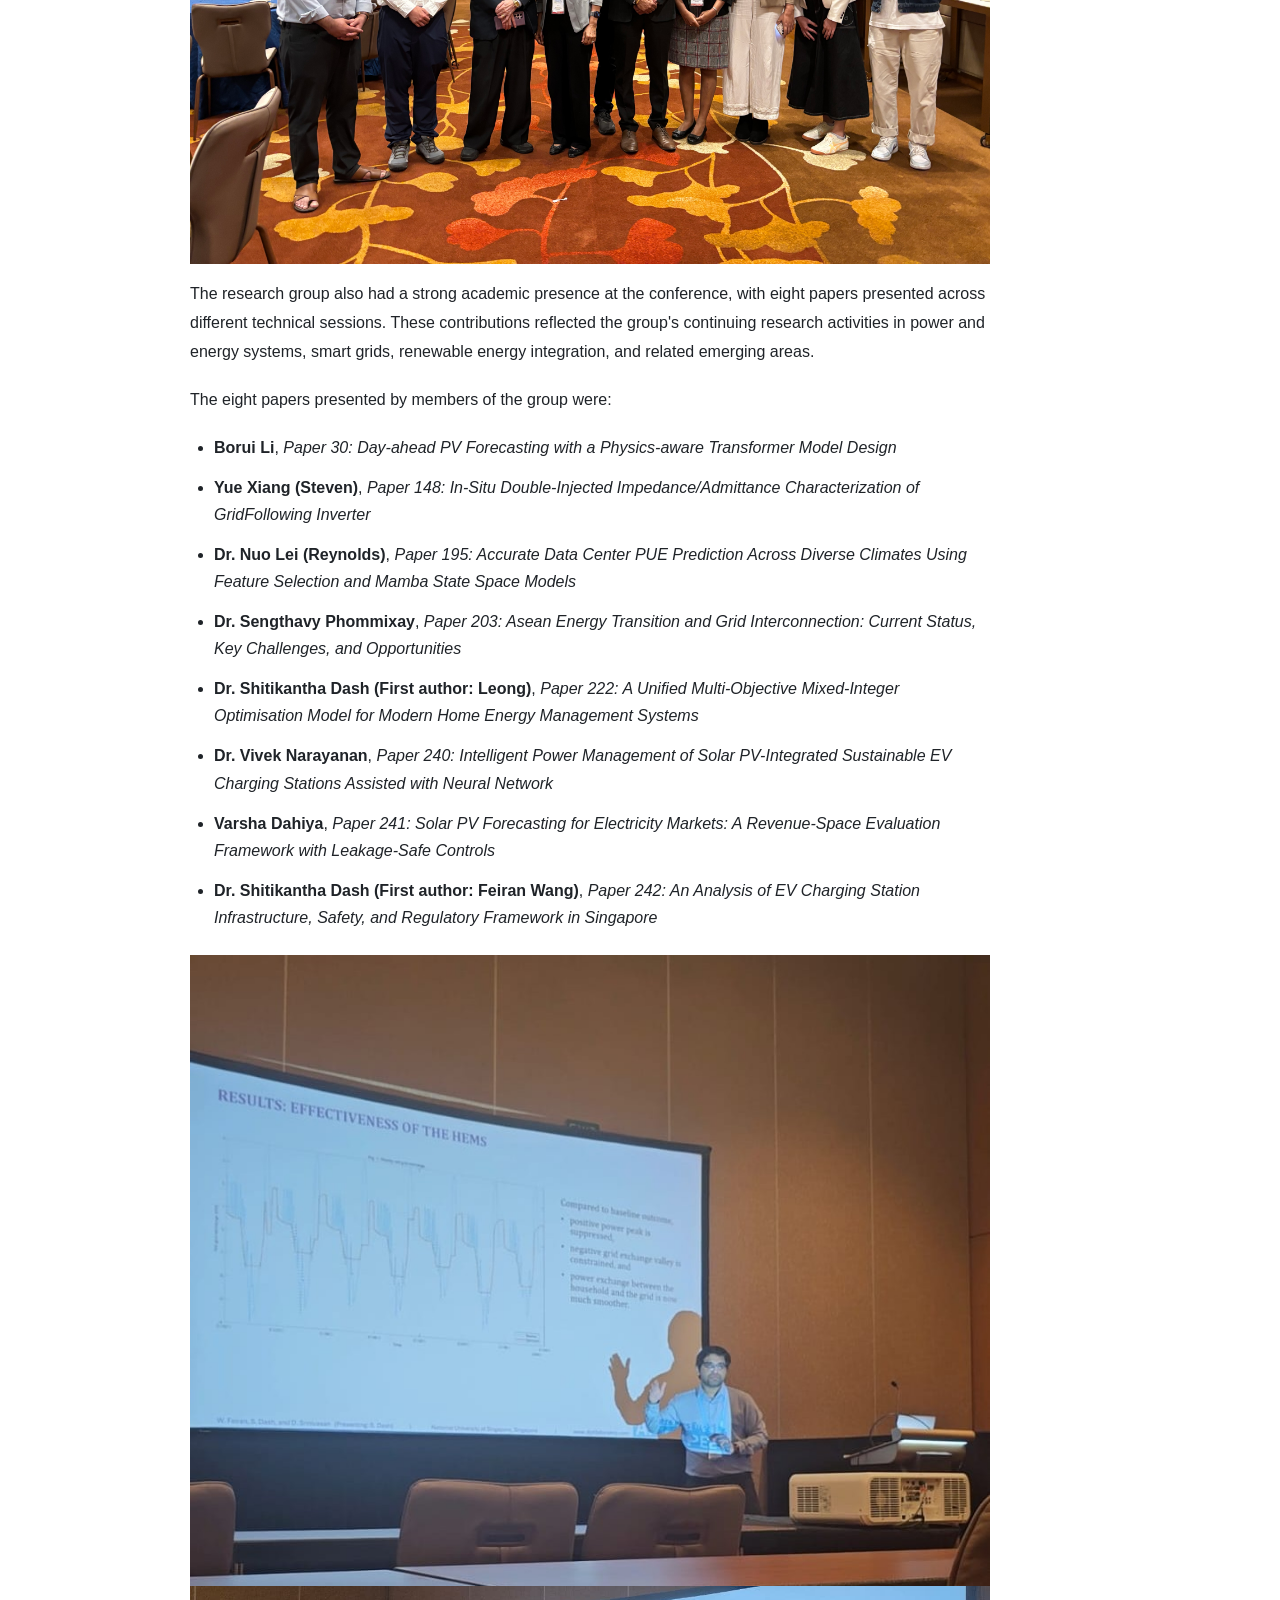
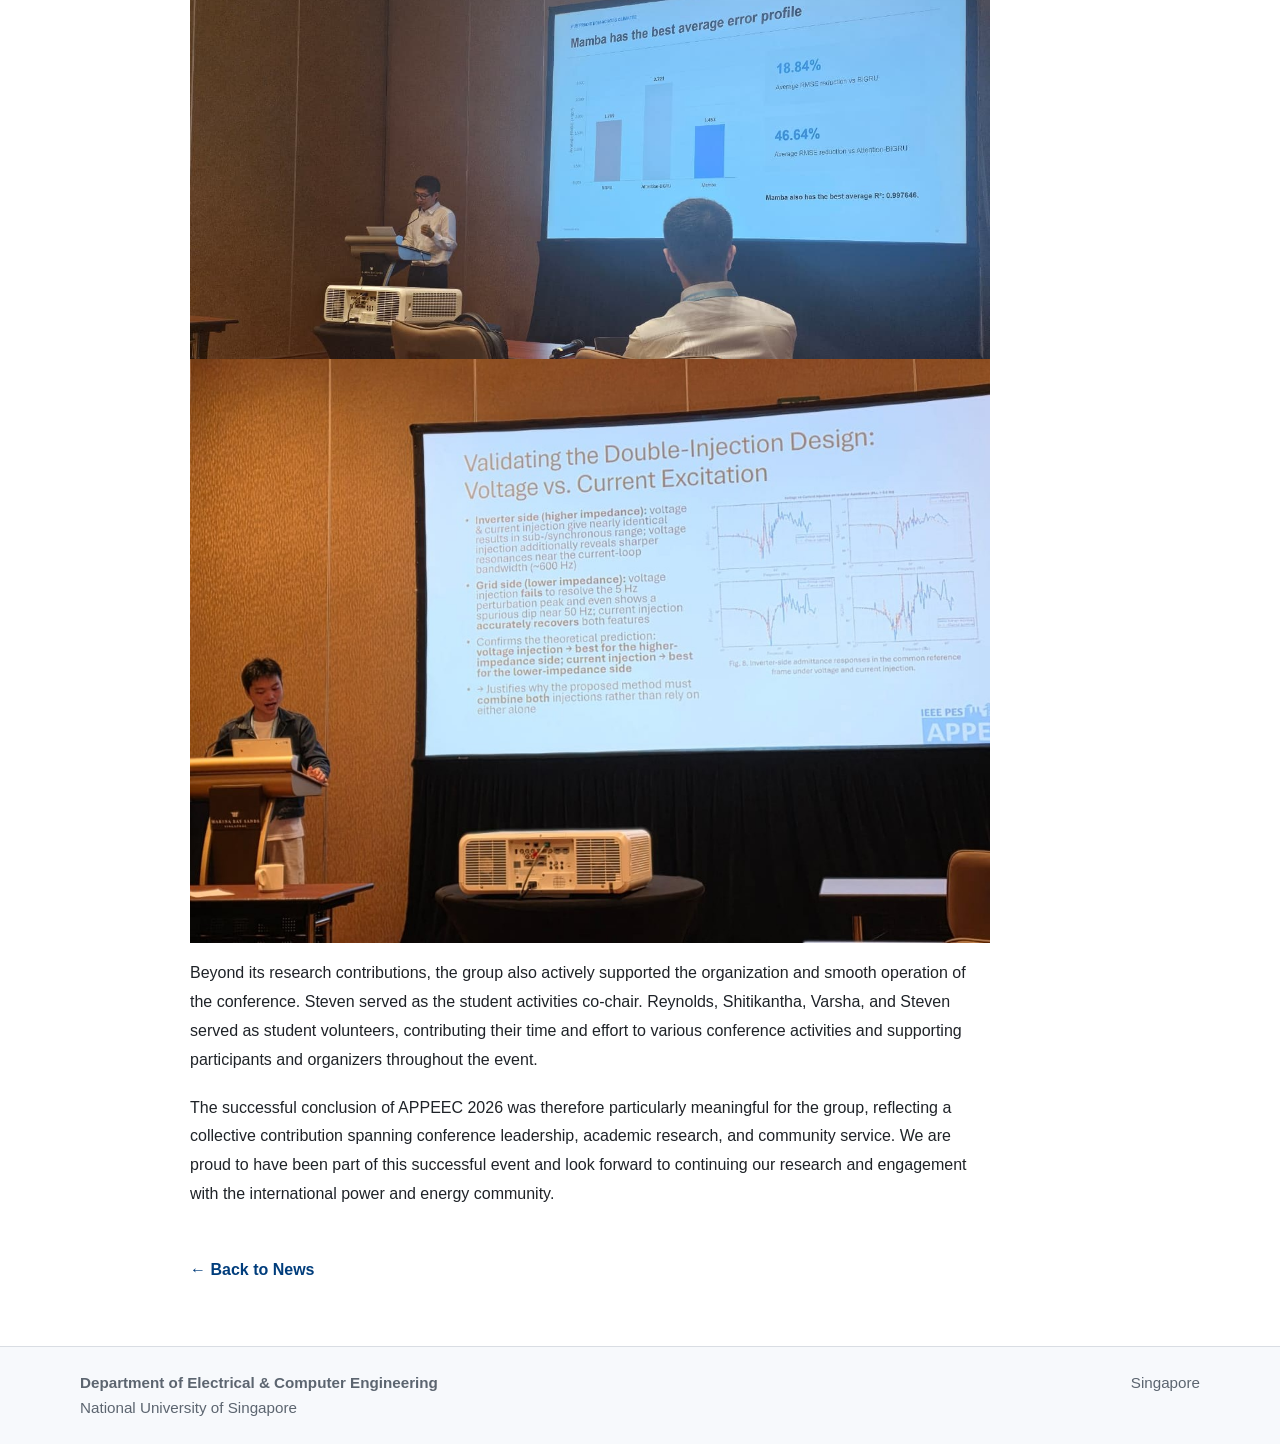
<file: news/news-2026-02.html>
<!doctype html>
<html lang="en">
<head>
  <meta charset="utf-8" />
  <meta name="viewport" content="width=device-width, initial-scale=1" />
  <title>Prof. Dipti Srinivasan | National University of Singapore</title>
  <meta name="description" content="Official academic homepage of Prof. Dipti Srinivasan, Provost's Chair Professor at the National University of Singapore, specializing in smart grids, renewable energy systems, AI applications in power systems, and sustainable energy technologies." />
  <meta name="keywords"  content="Dipti Srinivasan, NUS, smart grid, renewable energy, power systems, artificial intelligence, microgrid, energy management">
  <meta name="author" content="Dipti Srinivasan">
  <link rel="canonical" href="https://www.diptilaboratory.com/">
  <link rel="stylesheet" href="../css/styles.css" />
  <script defer src="../js/main.js"></script>
</head>
<body>
  <header class="site-header">
    <div class="container header-inner">

      <div class="logo-row">
        <a class="logo-link" href="../index.html" aria-label="NUS home">
          <img src="../assets/logo.png" alt="NUS logo" />
        </a>
        <a class="logo-link sublogo" href="../index.html" aria-label="Department home">
          <img src="../assets/sublogo1.jpg" alt="Department name logo" />
        </a>
      </div>

      <div class="navbar-row">
        <button class="nav-toggle" aria-expanded="false" aria-controls="site-nav">Menu</button>
        <nav class="site-nav" id="site-nav" aria-label="Primary">
          <ul>
            <li><a href="../index.html">Home</a></li>
            <li><a href="../research.html">Research</a></li>
            <li><a href="../publications.html">Publications</a></li>
            <li><a href="../team.html">Research Team</a></li>
            <li><a href="../news.html">News</a></li>
            <li><a href="../awards.html">Awards &amp; Honours</a></li>
            <li><a href="../service.html">Leadership &amp; Service</a></li>
            <li><a href="../courses.html">Teaching</a></li>
          </ul>
        </nav>
      </div>
    </div>
  </header>

<main class="container news-article">

  <p class="news-date">
    August 2026
  </p>

  <h1 class="page-title">
    Prof. Dipti Srinivasan and Research Group Contribute to the Successful APPEEC 2026
  </h1>

  <img
    src="../assets/news/news_APPEEC_small_group.jpg"
    alt="Prof. Dipti's group at the APEEC 2026"
  />

  <div class="news-article-content">

    <p>
      The 18th IEEE Asia-Pacific Power and Energy Engineering Conference (APPEEC 2026) concluded successfully in Singapore, bringing together researchers, academics, industry professionals, and members of the global power and energy community. Held from 24 to 27 August 2026, the conference provided an important platform for the exchange of ideas and recent advances across a broad range of topics in power and energy engineering.
    </p>

    <p>
      Prof. Dipti Srinivasan played an important role in the successful organization of APPEEC 2026 as an Advisory Chair. The conference brought together participants from across the Asia-Pacific region and beyond, fostering discussions and collaborations on emerging challenges and opportunities in modern power and energy systems.
    </p>

    <img
      src="../assets/news/news_APPEEC_big_group.jpg"
      alt="Prof. Dipti's big group at the APEEC 2026 with Prof. Liew"
    />

    <p>
      The research group also had a strong academic presence at the conference, with eight papers presented across different technical sessions. These contributions reflected the group's continuing research activities in power and energy systems, smart grids, renewable energy integration, and related emerging areas.
    </p>

    <p>
      The eight papers presented by members of the group were:
    </p>

  <ul class="news-paper-list">
    <li>
      <strong>Borui Li</strong>,
      <em>Paper 30: Day-ahead PV Forecasting with a Physics-aware Transformer Model Design</em>
    </li>

    <li>
      <strong>Yue Xiang (Steven)</strong>,
      <em>Paper 148: In-Situ Double-Injected Impedance/Admittance Characterization of GridFollowing Inverter</em>
    </li>

    <li>
      <strong>Dr. Nuo Lei (Reynolds)</strong>,
      <em>Paper 195: Accurate Data Center PUE Prediction Across Diverse Climates Using Feature Selection and Mamba State Space Models</em>
    </li>

    <li>
      <strong>Dr. Sengthavy Phommixay</strong>,
      <em>Paper 203: Asean Energy Transition and Grid Interconnection: Current Status, Key Challenges, and Opportunities</em>
    </li>

    <li>
      <strong>Dr. Shitikantha Dash (First author: Leong)</strong>,
      <em>Paper 222: A Unified Multi-Objective Mixed-Integer Optimisation Model for Modern Home Energy Management Systems</em>
    </li>

    <li>
      <strong>Dr. Vivek Narayanan</strong>,
      <em>Paper 240: Intelligent Power Management of Solar PV-Integrated Sustainable EV Charging Stations Assisted with Neural Network</em>
    </li>

    <li>
      <strong>Varsha Dahiya</strong>,
      <em>Paper 241: Solar PV Forecasting for Electricity Markets: A Revenue-Space Evaluation Framework with Leakage-Safe Controls</em>
    </li>

    <li>
      <strong>Dr. Shitikantha Dash (First author: Feiran Wang)</strong>,
      <em>Paper 242: An Analysis of EV Charging Station Infrastructure, Safety, and Regulatory Framework in Singapore</em>
    </li>
  </ul>
    <img
      src="../assets/news/news_APPEEC_dash_presentation.jpg"
      alt="Shitikantha presenting his paper at the APEEC 2026"
    />
      <img
      src="../assets/news/news_APPEEC_reynolds_presentation.jpg"
      alt="Reynolds presenting his paper at the APEEC 2026"
    />
    <img
      src="../assets/news/news_APPEEC_steven_presentation.jpg"
      alt="Steven presenting his paper at the APEEC 2026"
    />
    <p>
      Beyond its research contributions, the group also actively supported the organization and smooth operation of the conference. Steven served as the student activities co-chair. Reynolds, Shitikantha, Varsha, and Steven served as student volunteers, contributing their time and effort to various conference activities and supporting participants and organizers throughout the event.
    </p>

    <p>
      The successful conclusion of APPEEC 2026 was therefore particularly meaningful for the group, reflecting a collective contribution spanning conference leadership, academic research, and community service. We are proud to have been part of this successful event and look forward to continuing our research and engagement with the international power and energy community.
    </p>

  </div>

  <p class="back-to-news">
    <a href="../news.html">
      ← Back to News
    </a>
  </p>

</main>

  <footer class="site-footer">
    <div class="container footer-grid">
      <div>
        <strong>Department of Electrical &amp; Computer Engineering</strong><br />
        National University of Singapore
      </div>
      <div>
        <div>Singapore</div>
      </div>
    </div>
  </footer>
</body>
</html>
</file>
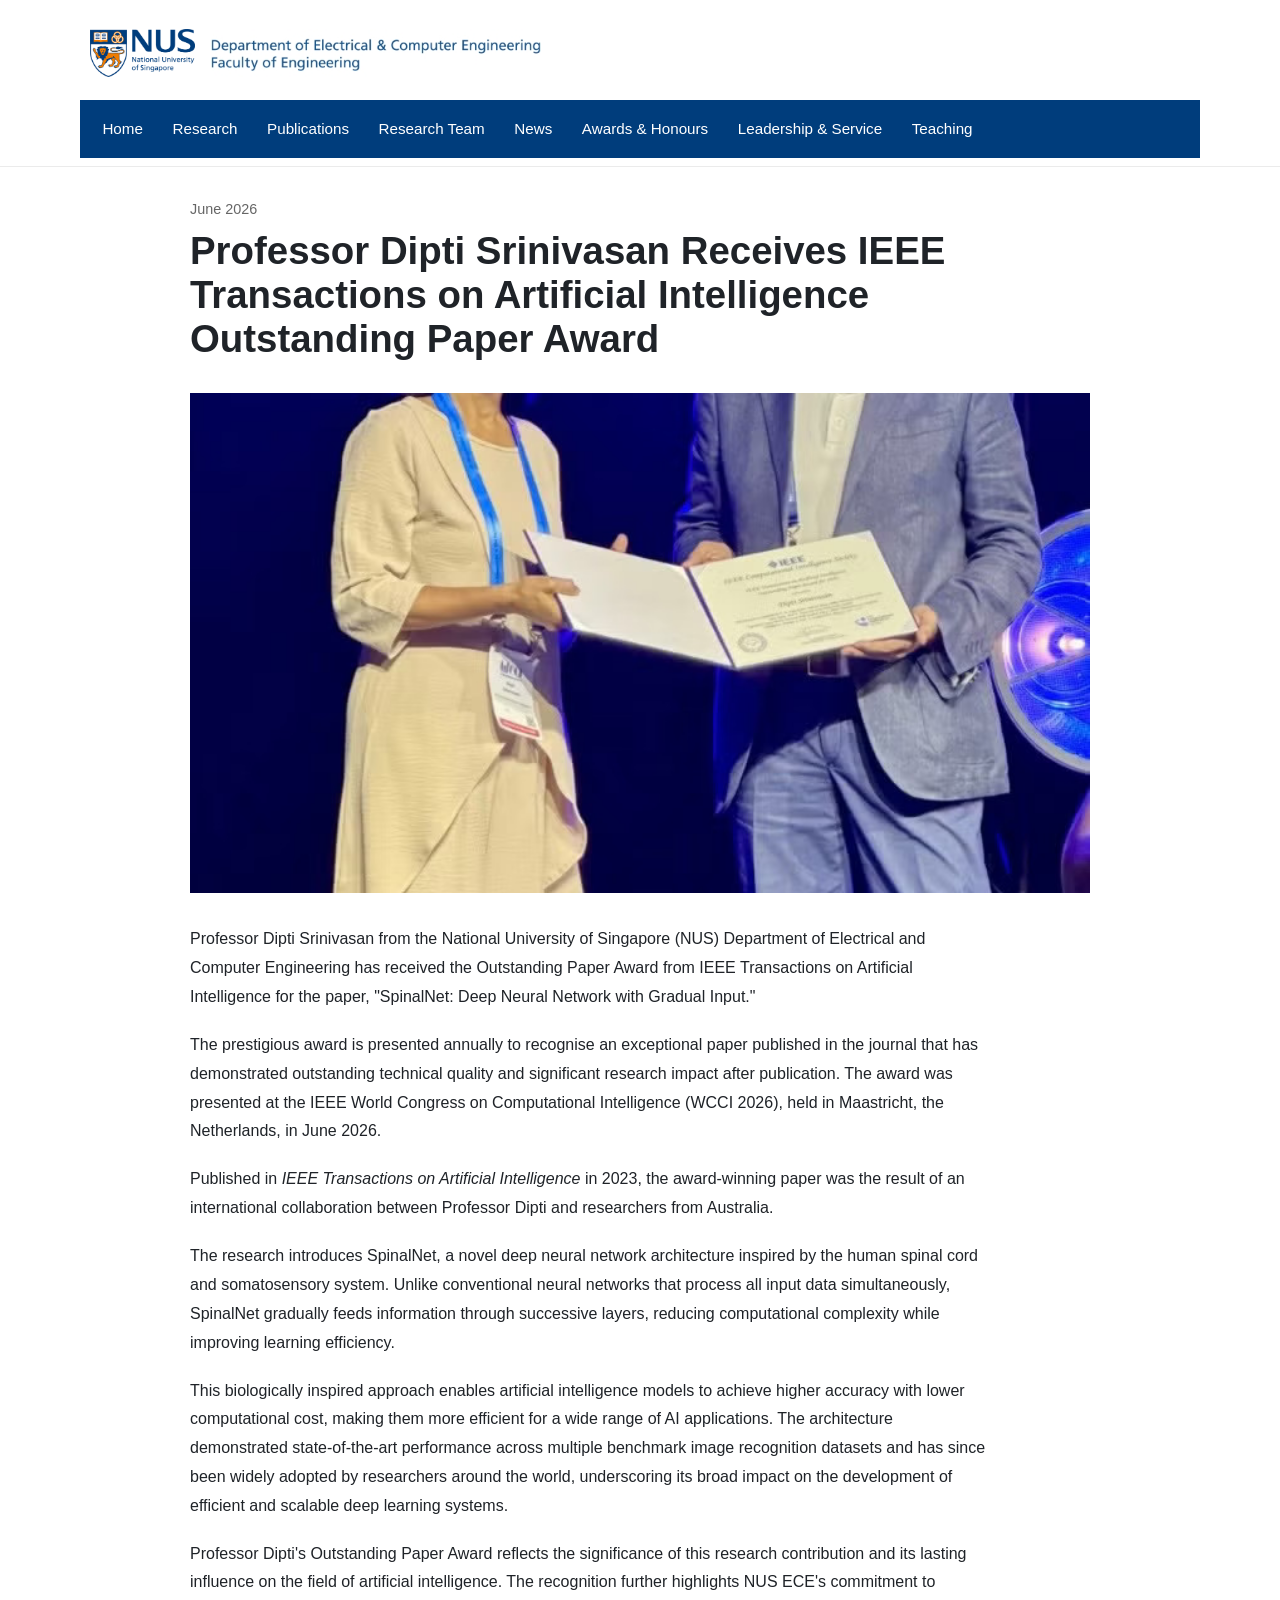
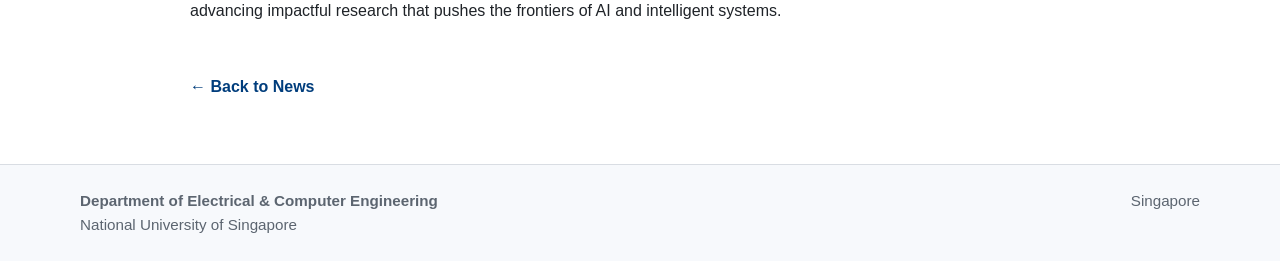
<file: news/news-2026-03.html>
<!doctype html>
<html lang="en">
<head>
  <meta charset="utf-8" />
  <meta name="viewport" content="width=device-width, initial-scale=1" />
  <title>Prof. Dipti Srinivasan | National University of Singapore</title>
  <meta name="description" content="Official academic homepage of Prof. Dipti Srinivasan, Provost's Chair Professor at the National University of Singapore, specializing in smart grids, renewable energy systems, AI applications in power systems, and sustainable energy technologies." />
  <meta name="keywords"  content="Dipti Srinivasan, NUS, smart grid, renewable energy, power systems, artificial intelligence, microgrid, energy management">
  <meta name="author" content="Dipti Srinivasan">
  <link rel="canonical" href="https://www.diptilaboratory.com/">
  <link rel="stylesheet" href="../css/styles.css" />
  <script defer src="../js/main.js"></script>
</head>
<body>
  <header class="site-header">
    <div class="container header-inner">

      <div class="logo-row">
        <a class="logo-link" href="../index.html" aria-label="NUS home">
          <img src="../assets/logo.png" alt="NUS logo" />
        </a>
        <a class="logo-link sublogo" href="../index.html" aria-label="Department home">
          <img src="../assets/sublogo1.jpg" alt="Department name logo" />
        </a>
      </div>

      <div class="navbar-row">
        <button class="nav-toggle" aria-expanded="false" aria-controls="site-nav">Menu</button>
        <nav class="site-nav" id="site-nav" aria-label="Primary">
          <ul>
            <li><a href="../index.html">Home</a></li>
            <li><a href="../research.html">Research</a></li>
            <li><a href="../publications.html">Publications</a></li>
            <li><a href="../team.html">Research Team</a></li>
            <li><a href="../news.html">News</a></li>
            <li><a href="../awards.html">Awards &amp; Honours</a></li>
            <li><a href="../service.html">Leadership &amp; Service</a></li>
            <li><a href="../courses.html">Teaching</a></li>
          </ul>
        </nav>
      </div>
    </div>
  </header>

<main class="container news-article">

  <p class="news-date">
    June 2026
  </p>

  <h1 class="page-title">
    Professor Dipti Srinivasan Receives IEEE Transactions on Artificial Intelligence Outstanding Paper Award
  </h1>

  <img
    class="news-feature-image"
    src="../assets/news/news-03.jpg"
    alt="Prof. Dipti at the WCCI 2026"
  />

  <div class="news-article-content">

    <p>
      Professor Dipti Srinivasan from the National University of Singapore (NUS) Department of Electrical and Computer Engineering has received the Outstanding Paper Award from IEEE Transactions on Artificial Intelligence for the paper, "SpinalNet: Deep Neural Network with Gradual Input."
    </p>

    <p>
      The prestigious award is presented annually to recognise an exceptional paper published in the journal that has demonstrated outstanding technical quality and significant research impact after publication. The award was presented at the IEEE World Congress on Computational Intelligence (WCCI 2026), held in Maastricht, the Netherlands, in June 2026.
    </p>

    <p>
      Published in <i>IEEE Transactions on Artificial Intelligence</i> in 2023, the award-winning paper was the result of an international collaboration between Professor Dipti and researchers from Australia.
    </p>

    <p>
        The research introduces SpinalNet, a novel deep neural network architecture inspired by the human spinal cord and somatosensory system. Unlike conventional neural networks that process all input data simultaneously, SpinalNet gradually feeds information through successive layers, reducing computational complexity while improving learning efficiency.
    </p>

    <p>
        This biologically inspired approach enables artificial intelligence models to achieve higher accuracy with lower computational cost, making them more efficient for a wide range of AI applications. The architecture demonstrated state-of-the-art performance across multiple benchmark image recognition datasets and has since been widely adopted by researchers around the world, underscoring its broad impact on the development of efficient and scalable deep learning systems.
    </p>

    <p>
        Professor Dipti's Outstanding Paper Award reflects the significance of this research contribution and its lasting influence on the field of artificial intelligence. The recognition further highlights NUS ECE's commitment to advancing impactful research that pushes the frontiers of AI and intelligent systems.
    </p>

  </div>

  <p class="back-to-news">
    <a href="../news.html">
      ← Back to News
    </a>
  </p>

</main>

  <footer class="site-footer">
    <div class="container footer-grid">
      <div>
        <strong>Department of Electrical &amp; Computer Engineering</strong><br />
        National University of Singapore
      </div>
      <div>
        <div>Singapore</div>
      </div>
    </div>
  </footer>
</body>
</html>
</file>
<file: css/styles.css>
:root {
  --nus-blue: #003D7C;
  --surface: #f7f9fc;
  --text: #1f2328;
  --muted: #5c6570;
  --border: #d9dde3;
  --max-width: 1120px;
}

* { box-sizing: border-box; }
html { scroll-behavior: smooth; }
body {
  margin: 0;
  font-family: Arial, Helvetica, sans-serif;
  color: var(--text);
  background: #fff;
  line-height: 1.6;
}
img { max-width: 100%; display: block; }

a { color: var(--nus-blue); text-decoration: none; }
a:hover { text-decoration: underline; }

.container {
  width: min(var(--max-width), calc(100% - 2rem));
  margin: 0 auto;
}

.site-header {
  background: #ffffff;
  color: #fff;
  padding: 1rem 0 0.5rem;
  box-shadow: 0 1px 0 rgba(0,0,0,0.08);
  position: sticky;
  top: 0;
  z-index: 50;
}
.header-inner {
  display: flex;
  flex-direction: column;
  gap: 0.85rem;
}
.logo-row {
  display: flex;
  align-items: center;
  gap: 1rem;
  padding: 0.8rem 0.6rem 0.6rem;
}
.logo-link { display: inline-flex; align-items: center; }
.logo-row img {
  display: block;
  height: 48px;
  width: auto;
  object-fit: contain;
}
.logo-row .sublogo img { height: 48px; }

.navbar-row {
  display: flex;
  align-items: center;
  justify-content: space-between;
  gap: 1rem;
  background: #003D7C;  /* NUS Blue */
  padding: 0.5rem 0.6rem;
}

.nav-toggle {
  display: none;
  border: 1px solid rgba(255,255,255,0.35);
  background: rgba(255,255,255,0.08);
  color: #fff;
  border-radius: 10px;
  padding: 0.55rem 0.75rem;
  font-size: 1rem;
  cursor: pointer;
}
.site-nav ul {
  list-style: none;
  display: flex;
  gap: 0.25rem;
  padding: 0;
  margin: 0;
  flex-wrap: wrap;
  justify-content: flex-end;
}
.site-nav a {
  display: inline-block;
  padding: 0.55rem 0.8rem;
  border-radius: 999px;
  color: #fff;
  font-size: 0.95rem;
}
.site-nav a:hover {
  background: rgba(255,255,255,0.12);
  text-decoration: none;
}
.site-nav a.active {
  background: #fff;
  color: var(--nus-blue);
}

main { padding: 2rem 0 3rem; }

.page-title {
  margin: 0 0 1rem;
  font-size: clamp(1.7rem, 3vw, 2.4rem);
  line-height: 1.15;
}
.lead {
  color: var(--muted);
  max-width: 72ch;
}

.hero {
  display: grid;
  grid-template-columns: 1fr auto;
  gap: 2rem;
  align-items: start;
}
.hero > .page-title {
  grid-column: 1 / -1;   /* 关键：跨两列 */
  margin-bottom: 0.5rem;
}
.hero-card {
  background: #fff;
  border: 1px solid var(--border);
  border-radius: 18px;
  padding: 1.25rem;
  box-shadow: 0 1px 2px rgba(16, 24, 40, 0.04);
}
.photo-wrap {
  overflow: hidden;
  border-radius: 14px;
  border: 1px solid var(--border);
  background: var(--surface);
  justify-content: flex-end;
}
.photo-wrap img {
  width: 100%;
  max-width: 360px;
  height: auto;
  border-radius: 12px;
  border: 1px solid #ddd;
}
.project-grid {
  display: grid;
  grid-template-columns: repeat(2, 1fr);
  gap: 1.2rem;
}
.pub-links {
  display: grid;
  grid-template-columns: repeat(3, 1fr);
  gap: 1rem;
}

.small-card {
  text-align: center;
  padding: 1rem;
}
.books-grid {
  display: grid;
  grid-template-columns: repeat(2, 1fr);
  gap: 1rem;
}
.book-card {
  border: 1px solid #ddd;
  border-radius: 12px;
  padding: 0.9rem 1rem;
  background: #fff;
}
.book-title {
  margin: 0 0 0.4rem 0;
  font-size: 0.98rem;
  font-style: italic;
}
.book-meta {
  margin: 0;
  font-size: 0.9rem;
  color: #555;
}
.caption {
  margin-top: 0.75rem;
  color: var(--muted);
  font-size: 0.92rem;
}

.section { margin-top: 2rem; }
.section h2 {
  margin: 0 0 0.75rem;
  font-size: 1.35rem;
}
.section h3 {
  margin: 1.2rem 0 0.55rem;
  font-size: 1.08rem;
}
.section p { margin: 0.5rem 0; }
.list-clean {
  margin: 0.5rem 0 0;
  padding-left: 1.2rem;
}
.list-clean li { margin: 0.35rem 0; }

.grid-2 {
  display: grid;
  grid-template-columns: repeat(2, minmax(0, 1fr));
  gap: 1rem;
}

.card {
  border: 1px solid var(--border);
  border-radius: 16px;
  background: #fff;
  padding: 1rem 1.1rem;
}
.card h3 { margin-top: 0; }

.person-card {
  display: flex;
  flex-direction: column;
  gap: 0.75rem;
}
.person-photo {
  width: 100%;
  aspect-ratio: 4 / 5;
  object-fit: cover;
  border-radius: 14px;
  border: 1px solid var(--border);
  background: var(--surface);
}
.person-name {
  margin: 0;
  font-size: 1.05rem;
}
.person-role {
  margin: 0;
  color: var(--muted);
  font-size: 0.95rem;
}
.person-meta {
  margin: 0;
  font-size: 0.95rem;
}

.meta {
  color: var(--muted);
  font-size: 0.95rem;
}
.kicker {
  display: inline-block;
  font-size: 0.78rem;
  letter-spacing: 0.08em;
  text-transform: uppercase;
  color: #2fb4ff;
  font-weight: 700;
  margin-bottom: 0.35rem;
}
.section-gap {
  padding-top: 2rem;
}
.site-footer {
  border-top: 1px solid var(--border);
  background: var(--surface);
  padding: 1.5rem 0;
  color: var(--muted);
  font-size: 0.95rem;
}
.footer-grid {
  display: grid;
  grid-template-columns: 1fr auto;
  gap: 1rem;
  align-items: start;
}

.small-note {
  font-size: 0.9rem;
  color: var(--muted);
}

.team-staff-grid {
  display: grid;
  grid-template-columns: repeat(4, 1fr);
  gap: 1.2rem;
}
.team-student-grid {
  display: grid;
  grid-template-columns: repeat(4, 1fr);
  gap: 1.2rem;
}
.clean-table {
  width: 100%;
  border-collapse: collapse;
  margin-top: 0.5rem;
  font-size: 0.95rem;
}
.clean-table th {
  text-align: left;
  font-weight: 600;
  padding: 0.5rem 0.3rem;
  border-bottom: 2px solid #ddd;
}
.clean-table td {
  padding: 0.45rem 0.3rem;
  vertical-align: top;
}
.clean-table tbody tr {
  border-bottom: 1px solid #f0f0f0;
}

@media (max-width: 900px) {
  .hero, .grid-2, .footer-grid { grid-template-columns: 1fr; }
  .nav-toggle { display: inline-flex; align-items: center; gap: 0.4rem; }
  .site-nav { display: none; width: 100%; }
  .site-nav.open { display: block; }
  .navbar-row { flex-wrap: wrap; }
  .site-nav ul {
    flex-direction: column;
    align-items: stretch;
    justify-content: flex-start;
    gap: 0.25rem;
    width: 100%;
    padding-bottom: 0.75rem;
  }
  .site-nav a { border-radius: 12px; width: 100%; }
}

/* =========================
   Home - Latest News
========================= */

.home-news {
  margin-top: 4rem;
  padding-top: 1rem;
}

.section-heading {
  display: flex;
  justify-content: space-between;
  align-items: center;
  gap: 1rem;
  margin-bottom: 1.5rem;
}

.section-heading h2 {
  margin: 0;
}

.view-all-news {
  font-weight: 600;
  text-decoration: none;
}

.home-news-grid {
  display: grid;
  grid-template-columns: repeat(3, 1fr);
  gap: 1.5rem;
}

.news-card {
  background: #fff;
  border: 1px solid #e0e0e0;
  border-radius: 4px;
  overflow: hidden;
}

.news-card img {
  width: 100%;
  height: 180px;
  object-fit: cover;
  display: block;
}

.news-card-content {
  padding: 1.2rem;
}

.news-date {
  margin: 0 0 0.5rem;
  font-size: 0.9rem;
  color: #666;
}

.news-card h3 {
  margin: 0 0 0.75rem;
  font-size: 1.1rem;
  line-height: 1.4;
}

.news-card h3 a {
  text-decoration: none;
}

.news-card-content > p:not(.news-date) {
  line-height: 1.6;
}

/* ===== News Grid 容器 ===== */
.home-news-grid {
  display: grid;
  grid-template-columns: repeat(3, 1fr);  /* 桌面端三列等宽 */
  gap: 2rem;                              /* 卡片间距 */
  max-width: 1200px;
  margin: 0 auto;
  padding: 0 1.5rem;
}

/* ===== 响应式适配 ===== */

/* 平板：两列 */
@media (max-width: 992px) {
  .home-news-grid {
    grid-template-columns: repeat(2, 1fr);
  }
}

/* 手机：单列 */
@media (max-width: 600px) {
  .home-news-grid {
    grid-template-columns: 1fr;
    padding: 0 1rem;
  }
}

/* ===== 卡片本身微调 ===== */
.news-card {
  display: flex;
  flex-direction: column;      /* 让内容上下排列 */
  height: 100%;               /* 让所有卡片等高 */
  transition: box-shadow 0.25s ease;
}

.news-card:hover {
  box-shadow: 0 8px 24px rgba(0, 0, 0, 0.10);
}

.news-card img {
  width: 100%;
  height: 200px;              /* 稍调高一点更协调，可按需调整 */
  object-fit: cover;
  display: block;
  background-color: #f0f0f0;  /* 加载占位色 */
}

.news-card-content {
  flex: 1;                    /* 让内容区域撑满剩余高度 */
  display: flex;
  flex-direction: column;
  padding: 1.2rem;
}

/* 让 "Read More" 始终贴在底部 */
.news-card-content .read-more {
  margin-top: auto;
  display: inline-block;
}

.read-more {
  font-weight: 600;
  text-decoration: none;
}

@media (max-width: 768px) {

  .home-news-grid {
    grid-template-columns: 1fr;
  }

  .section-heading {
    align-items: flex-start;
    flex-direction: column;
  }

}

/* =========================
   News Page
========================= */

.news-list {
  display: flex;
  flex-direction: column;
  gap: 2rem;
}

.news-item {
  display: grid;
  grid-template-columns: 280px 1fr;
  gap: 1.8rem;

  padding-bottom: 2rem;
  border-bottom: 1px solid #e0e0e0;
}

.news-thumbnail {
  display: block;
}

.news-thumbnail img {
  width: 100%;
  height: 180px;
  object-fit: cover;
  display: block;
}

.news-info {
  display: flex;
  flex-direction: column;
  align-items: flex-start;
}

.news-info h2 {
  margin: 0 0 0.75rem;
  font-size: 1.35rem;
}

.news-info h2 a {
  text-decoration: none;
}

.news-info > p:not(.news-date) {
  margin-top: 0;
  line-height: 1.7;
}
@media (max-width: 768px) {

  .news-item {
    grid-template-columns: 1fr;
  }

  .news-thumbnail img {
    height: 220px;
  }

}

/* =========================
   Individual News Article
========================= */

.news-article {
  max-width: 900px;
}

.news-article .page-title {
  margin-top: 0.3rem;
}

.news-feature-image {
  width: 100%;
  max-height: 500px;
  object-fit: cover;
  display: block;
  margin: 2rem 0;
}

.news-article-content {
  max-width: 800px;
}

.news-article-content p {
  line-height: 1.8;
  margin-bottom: 1.2rem;
}

.back-to-news {
  margin-top: 3rem;
}

.back-to-news a {
  font-weight: 600;
  text-decoration: none;
}

.news-paper-list {
  margin: 1.2rem 0 1.5rem;
  padding-left: 1.5rem;
}

.news-paper-list li {
  margin-bottom: 0.8rem;
  line-height: 1.7;
}

/* =========================
   Workshop / Event Information
========================= */

.event-info {
  margin: 2rem 0;
  padding: 1.4rem 1.6rem;

  border-left: 4px solid var(--nus-blue);
  background: #f5f7fa;
}

.event-info p {
  margin: 0.65rem 0;
  line-height: 1.6;
}

.event-info a {
  font-weight: 600;
}
</file>
